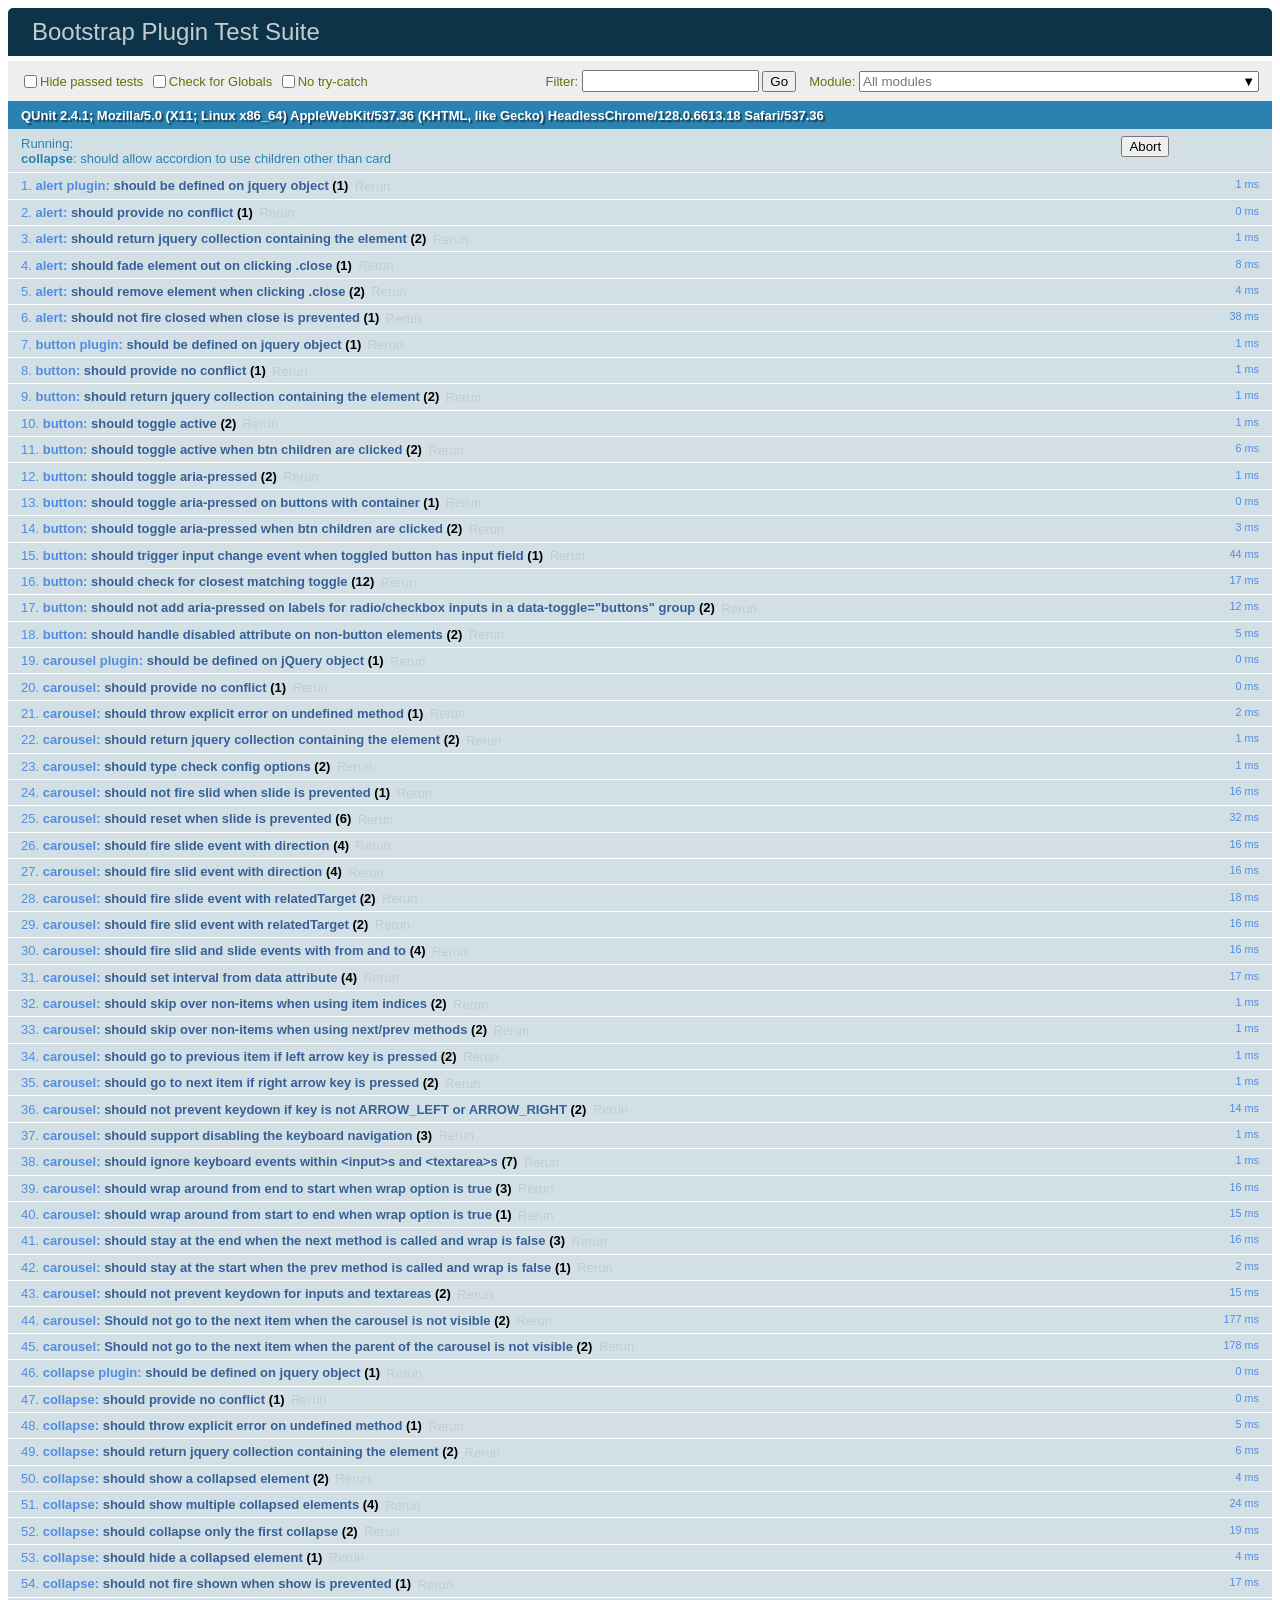
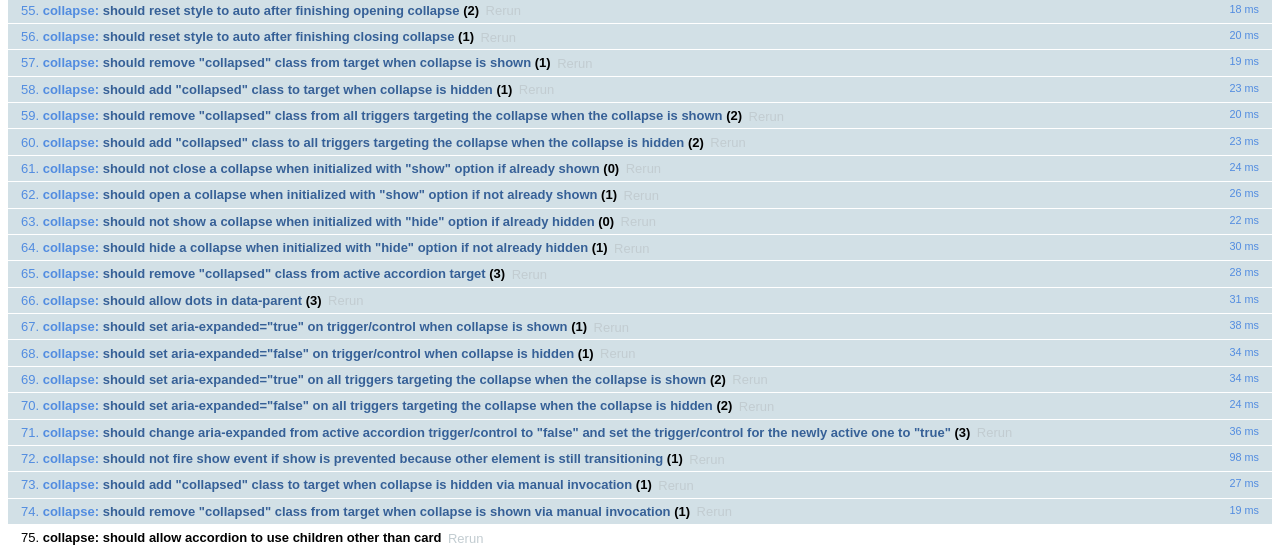
<file: static/css/bootstrap-4.0.0/js/tests/index.html>
<!doctype html>
<html lang="en">
  <head>
    <meta charset="utf-8">
    <meta name="viewport" content="width=device-width, initial-scale=1, shrink-to-fit=no">
    <title>Bootstrap Plugin Test Suite</title>

    <!-- jQuery -->
    <script>
      (function () {
        var path = '../../assets/js/vendor/jquery-slim.min.js'
        // get jquery param from the query string.
        var jQueryVersion = location.search.match(/[?&]jquery=(.*?)(?=&|$)/)

        // If a version was specified, use that version from our vendor folder
        if (jQueryVersion) {
          path = 'vendor/jquery-' + jQueryVersion[1] + '.min.js'
        }
        document.write('<script src="' + path + '"><\/script>')
      }())
    </script>
    <script src="../../assets/js/vendor/popper.min.js"></script>

    <!-- QUnit -->
    <link rel="stylesheet" href="vendor/qunit.css" media="screen">
    <script src="vendor/qunit.js"></script>

    <script>
      // Disable jQuery event aliases to ensure we don't accidentally use any of them
      [
        'blur',
        'focus',
        'focusin',
        'focusout',
        'resize',
        'scroll',
        'click',
        'dblclick',
        'mousedown',
        'mouseup',
        'mousemove',
        'mouseover',
        'mouseout',
        'mouseenter',
        'mouseleave',
        'change',
        'select',
        'submit',
        'keydown',
        'keypress',
        'keyup',
        'contextmenu'
      ].forEach(function(eventAlias) {
        $.fn[eventAlias] = function() {
          throw new Error('Using the ".' + eventAlias + '()" method is not allowed, so that Bootstrap can be compatible with custom jQuery builds which exclude the "event aliases" module that defines said method. See https://github.com/twbs/bootstrap/blob/master/CONTRIBUTING.md#js')
        }
      })

      // Require assert.expect in each test
      QUnit.config.requireExpects = true

      // See https://github.com/axemclion/grunt-saucelabs#test-result-details-with-qunit
      var log = []
      var testName

      QUnit.done(function(testResults) {
        var tests = []
        for (var i = 0; i < log.length; i++) {
          var details = log[i]
          tests.push({
            name: details.name,
            result: details.result,
            expected: details.expected,
            actual: details.actual,
            source: details.source
          })
        }
        testResults.tests = tests

        window.global_test_results = testResults
      })

      QUnit.testStart(function(testDetails) {
        QUnit.log(function(details) {
          if (!details.result) {
            details.name = testDetails.name
            log.push(details)
          }
        })
      })

      // Display fixture on-screen on iOS to avoid false positives
      // See https://github.com/twbs/bootstrap/pull/15955
      if (/iPhone|iPad|iPod/.test(navigator.userAgent)) {
        QUnit.begin(function() {
          $('#qunit-fixture').css({ top: 0, left: 0 })
        })

        QUnit.done(function() {
          $('#qunit-fixture').css({ top: '', left: '' })
        })
      }
    </script>

    <!-- Transpiled Plugins -->
    <script src="../dist/util.js"></script>
    <script src="../dist/alert.js"></script>
    <script src="../dist/button.js"></script>
    <script src="../dist/carousel.js"></script>
    <script src="../dist/collapse.js"></script>
    <script src="../dist/dropdown.js"></script>
    <script src="../dist/modal.js"></script>
    <script src="../dist/scrollspy.js"></script>
    <script src="../dist/tab.js"></script>
    <script src="../dist/tooltip.js"></script>
    <script src="../dist/popover.js"></script>

    <!-- Unit Tests -->
    <script src="unit/alert.js"></script>
    <script src="unit/button.js"></script>
    <script src="unit/carousel.js"></script>
    <script src="unit/collapse.js"></script>
    <script src="unit/dropdown.js"></script>
    <script src="unit/modal.js"></script>
    <script src="unit/scrollspy.js"></script>
    <script src="unit/tab.js"></script>
    <script src="unit/tooltip.js"></script>
    <script src="unit/popover.js"></script>
    <script src="unit/util.js"></script>
  </head>
  <body>
    <div id="qunit-container">
      <div id="qunit"></div>
      <div id="qunit-fixture"></div>
    </div>
  </body>
</html>
</file>
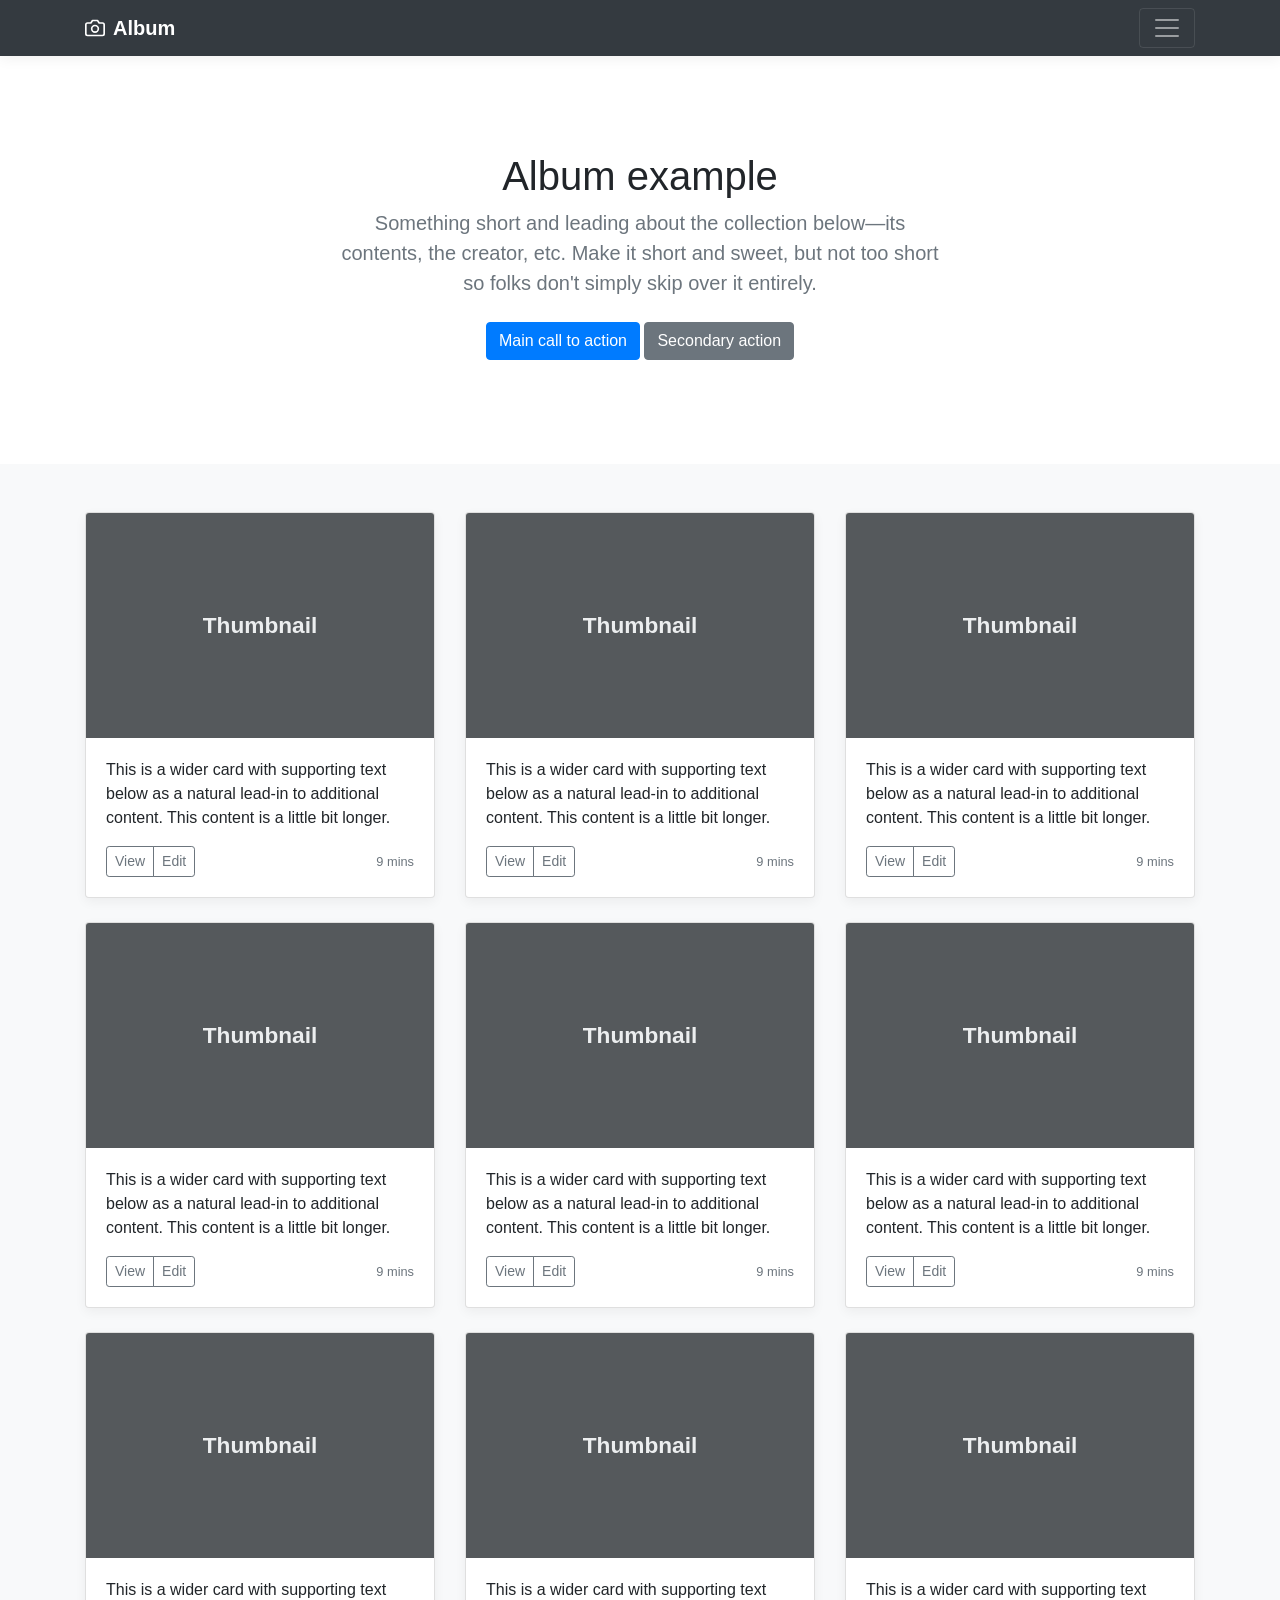
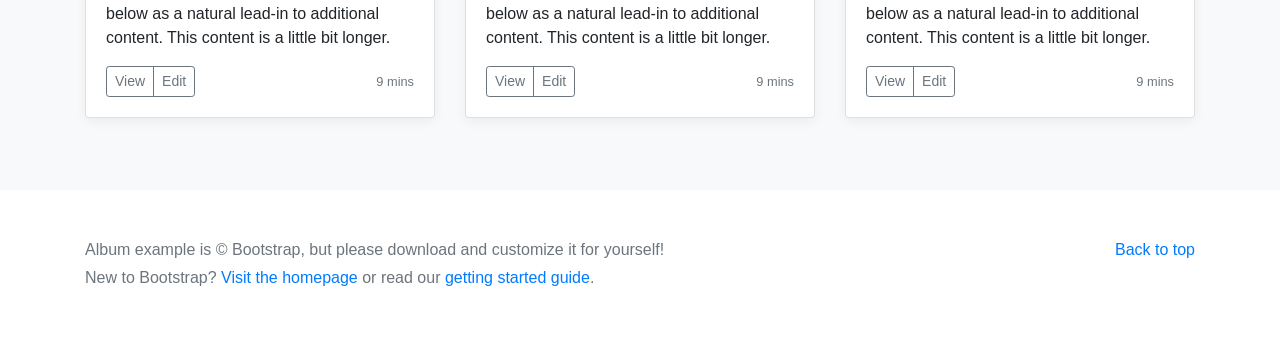
<file: static/css/bootstrap-4.0.0/docs/4.0/examples/album/index.html>
<!doctype html>
<html lang="en">
  <head>
    <meta charset="utf-8">
    <meta name="viewport" content="width=device-width, initial-scale=1, shrink-to-fit=no">
    <meta name="description" content="">
    <meta name="author" content="">
    <link rel="icon" href="../../../../favicon.ico">

    <title>Album example for Bootstrap</title>

    <!-- Bootstrap core CSS -->
    <link href="../../../../dist/css/bootstrap.min.css" rel="stylesheet">

    <!-- Custom styles for this template -->
    <link href="album.css" rel="stylesheet">
  </head>

  <body>

    <header>
      <div class="collapse bg-dark" id="navbarHeader">
        <div class="container">
          <div class="row">
            <div class="col-sm-8 col-md-7 py-4">
              <h4 class="text-white">About</h4>
              <p class="text-muted">Add some information about the album below, the author, or any other background context. Make it a few sentences long so folks can pick up some informative tidbits. Then, link them off to some social networking sites or contact information.</p>
            </div>
            <div class="col-sm-4 offset-md-1 py-4">
              <h4 class="text-white">Contact</h4>
              <ul class="list-unstyled">
                <li><a href="#" class="text-white">Follow on Twitter</a></li>
                <li><a href="#" class="text-white">Like on Facebook</a></li>
                <li><a href="#" class="text-white">Email me</a></li>
              </ul>
            </div>
          </div>
        </div>
      </div>
      <div class="navbar navbar-dark bg-dark box-shadow">
        <div class="container d-flex justify-content-between">
          <a href="#" class="navbar-brand d-flex align-items-center">
            <svg xmlns="http://www.w3.org/2000/svg" width="20" height="20" viewBox="0 0 24 24" fill="none" stroke="currentColor" stroke-width="2" stroke-linecap="round" stroke-linejoin="round" class="mr-2"><path d="M23 19a2 2 0 0 1-2 2H3a2 2 0 0 1-2-2V8a2 2 0 0 1 2-2h4l2-3h6l2 3h4a2 2 0 0 1 2 2z"></path><circle cx="12" cy="13" r="4"></circle></svg>
            <strong>Album</strong>
          </a>
          <button class="navbar-toggler" type="button" data-toggle="collapse" data-target="#navbarHeader" aria-controls="navbarHeader" aria-expanded="false" aria-label="Toggle navigation">
            <span class="navbar-toggler-icon"></span>
          </button>
        </div>
      </div>
    </header>

    <main role="main">

      <section class="jumbotron text-center">
        <div class="container">
          <h1 class="jumbotron-heading">Album example</h1>
          <p class="lead text-muted">Something short and leading about the collection below—its contents, the creator, etc. Make it short and sweet, but not too short so folks don't simply skip over it entirely.</p>
          <p>
            <a href="#" class="btn btn-primary my-2">Main call to action</a>
            <a href="#" class="btn btn-secondary my-2">Secondary action</a>
          </p>
        </div>
      </section>

      <div class="album py-5 bg-light">
        <div class="container">

          <div class="row">
            <div class="col-md-4">
              <div class="card mb-4 box-shadow">
                <img class="card-img-top" data-src="holder.js/100px225?theme=thumb&bg=55595c&fg=eceeef&text=Thumbnail" alt="Card image cap">
                <div class="card-body">
                  <p class="card-text">This is a wider card with supporting text below as a natural lead-in to additional content. This content is a little bit longer.</p>
                  <div class="d-flex justify-content-between align-items-center">
                    <div class="btn-group">
                      <button type="button" class="btn btn-sm btn-outline-secondary">View</button>
                      <button type="button" class="btn btn-sm btn-outline-secondary">Edit</button>
                    </div>
                    <small class="text-muted">9 mins</small>
                  </div>
                </div>
              </div>
            </div>
            <div class="col-md-4">
              <div class="card mb-4 box-shadow">
                <img class="card-img-top" data-src="holder.js/100px225?theme=thumb&bg=55595c&fg=eceeef&text=Thumbnail" alt="Card image cap">
                <div class="card-body">
                  <p class="card-text">This is a wider card with supporting text below as a natural lead-in to additional content. This content is a little bit longer.</p>
                  <div class="d-flex justify-content-between align-items-center">
                    <div class="btn-group">
                      <button type="button" class="btn btn-sm btn-outline-secondary">View</button>
                      <button type="button" class="btn btn-sm btn-outline-secondary">Edit</button>
                    </div>
                    <small class="text-muted">9 mins</small>
                  </div>
                </div>
              </div>
            </div>
            <div class="col-md-4">
              <div class="card mb-4 box-shadow">
                <img class="card-img-top" data-src="holder.js/100px225?theme=thumb&bg=55595c&fg=eceeef&text=Thumbnail" alt="Card image cap">
                <div class="card-body">
                  <p class="card-text">This is a wider card with supporting text below as a natural lead-in to additional content. This content is a little bit longer.</p>
                  <div class="d-flex justify-content-between align-items-center">
                    <div class="btn-group">
                      <button type="button" class="btn btn-sm btn-outline-secondary">View</button>
                      <button type="button" class="btn btn-sm btn-outline-secondary">Edit</button>
                    </div>
                    <small class="text-muted">9 mins</small>
                  </div>
                </div>
              </div>
            </div>

            <div class="col-md-4">
              <div class="card mb-4 box-shadow">
                <img class="card-img-top" data-src="holder.js/100px225?theme=thumb&bg=55595c&fg=eceeef&text=Thumbnail" alt="Card image cap">
                <div class="card-body">
                  <p class="card-text">This is a wider card with supporting text below as a natural lead-in to additional content. This content is a little bit longer.</p>
                  <div class="d-flex justify-content-between align-items-center">
                    <div class="btn-group">
                      <button type="button" class="btn btn-sm btn-outline-secondary">View</button>
                      <button type="button" class="btn btn-sm btn-outline-secondary">Edit</button>
                    </div>
                    <small class="text-muted">9 mins</small>
                  </div>
                </div>
              </div>
            </div>
            <div class="col-md-4">
              <div class="card mb-4 box-shadow">
                <img class="card-img-top" data-src="holder.js/100px225?theme=thumb&bg=55595c&fg=eceeef&text=Thumbnail" alt="Card image cap">
                <div class="card-body">
                  <p class="card-text">This is a wider card with supporting text below as a natural lead-in to additional content. This content is a little bit longer.</p>
                  <div class="d-flex justify-content-between align-items-center">
                    <div class="btn-group">
                      <button type="button" class="btn btn-sm btn-outline-secondary">View</button>
                      <button type="button" class="btn btn-sm btn-outline-secondary">Edit</button>
                    </div>
                    <small class="text-muted">9 mins</small>
                  </div>
                </div>
              </div>
            </div>
            <div class="col-md-4">
              <div class="card mb-4 box-shadow">
                <img class="card-img-top" data-src="holder.js/100px225?theme=thumb&bg=55595c&fg=eceeef&text=Thumbnail" alt="Card image cap">
                <div class="card-body">
                  <p class="card-text">This is a wider card with supporting text below as a natural lead-in to additional content. This content is a little bit longer.</p>
                  <div class="d-flex justify-content-between align-items-center">
                    <div class="btn-group">
                      <button type="button" class="btn btn-sm btn-outline-secondary">View</button>
                      <button type="button" class="btn btn-sm btn-outline-secondary">Edit</button>
                    </div>
                    <small class="text-muted">9 mins</small>
                  </div>
                </div>
              </div>
            </div>

            <div class="col-md-4">
              <div class="card mb-4 box-shadow">
                <img class="card-img-top" data-src="holder.js/100px225?theme=thumb&bg=55595c&fg=eceeef&text=Thumbnail" alt="Card image cap">
                <div class="card-body">
                  <p class="card-text">This is a wider card with supporting text below as a natural lead-in to additional content. This content is a little bit longer.</p>
                  <div class="d-flex justify-content-between align-items-center">
                    <div class="btn-group">
                      <button type="button" class="btn btn-sm btn-outline-secondary">View</button>
                      <button type="button" class="btn btn-sm btn-outline-secondary">Edit</button>
                    </div>
                    <small class="text-muted">9 mins</small>
                  </div>
                </div>
              </div>
            </div>
            <div class="col-md-4">
              <div class="card mb-4 box-shadow">
                <img class="card-img-top" data-src="holder.js/100px225?theme=thumb&bg=55595c&fg=eceeef&text=Thumbnail" alt="Card image cap">
                <div class="card-body">
                  <p class="card-text">This is a wider card with supporting text below as a natural lead-in to additional content. This content is a little bit longer.</p>
                  <div class="d-flex justify-content-between align-items-center">
                    <div class="btn-group">
                      <button type="button" class="btn btn-sm btn-outline-secondary">View</button>
                      <button type="button" class="btn btn-sm btn-outline-secondary">Edit</button>
                    </div>
                    <small class="text-muted">9 mins</small>
                  </div>
                </div>
              </div>
            </div>
            <div class="col-md-4">
              <div class="card mb-4 box-shadow">
                <img class="card-img-top" data-src="holder.js/100px225?theme=thumb&bg=55595c&fg=eceeef&text=Thumbnail" alt="Card image cap">
                <div class="card-body">
                  <p class="card-text">This is a wider card with supporting text below as a natural lead-in to additional content. This content is a little bit longer.</p>
                  <div class="d-flex justify-content-between align-items-center">
                    <div class="btn-group">
                      <button type="button" class="btn btn-sm btn-outline-secondary">View</button>
                      <button type="button" class="btn btn-sm btn-outline-secondary">Edit</button>
                    </div>
                    <small class="text-muted">9 mins</small>
                  </div>
                </div>
              </div>
            </div>
          </div>
        </div>
      </div>

    </main>

    <footer class="text-muted">
      <div class="container">
        <p class="float-right">
          <a href="#">Back to top</a>
        </p>
        <p>Album example is &copy; Bootstrap, but please download and customize it for yourself!</p>
        <p>New to Bootstrap? <a href="../../">Visit the homepage</a> or read our <a href="../../getting-started/">getting started guide</a>.</p>
      </div>
    </footer>

    <!-- Bootstrap core JavaScript
    ================================================== -->
    <!-- Placed at the end of the document so the pages load faster -->
    <script src="https://code.jquery.com/jquery-3.2.1.slim.min.js" integrity="sha384-KJ3o2DKtIkvYIK3UENzmM7KCkRr/rE9/Qpg6aAZGJwFDMVNA/GpGFF93hXpG5KkN" crossorigin="anonymous"></script>
    <script>window.jQuery || document.write('<script src="../../../../assets/js/vendor/jquery-slim.min.js"><\/script>')</script>
    <script src="../../../../assets/js/vendor/popper.min.js"></script>
    <script src="../../../../dist/js/bootstrap.min.js"></script>
    <script src="../../../../assets/js/vendor/holder.min.js"></script>
  </body>
</html>
</file>
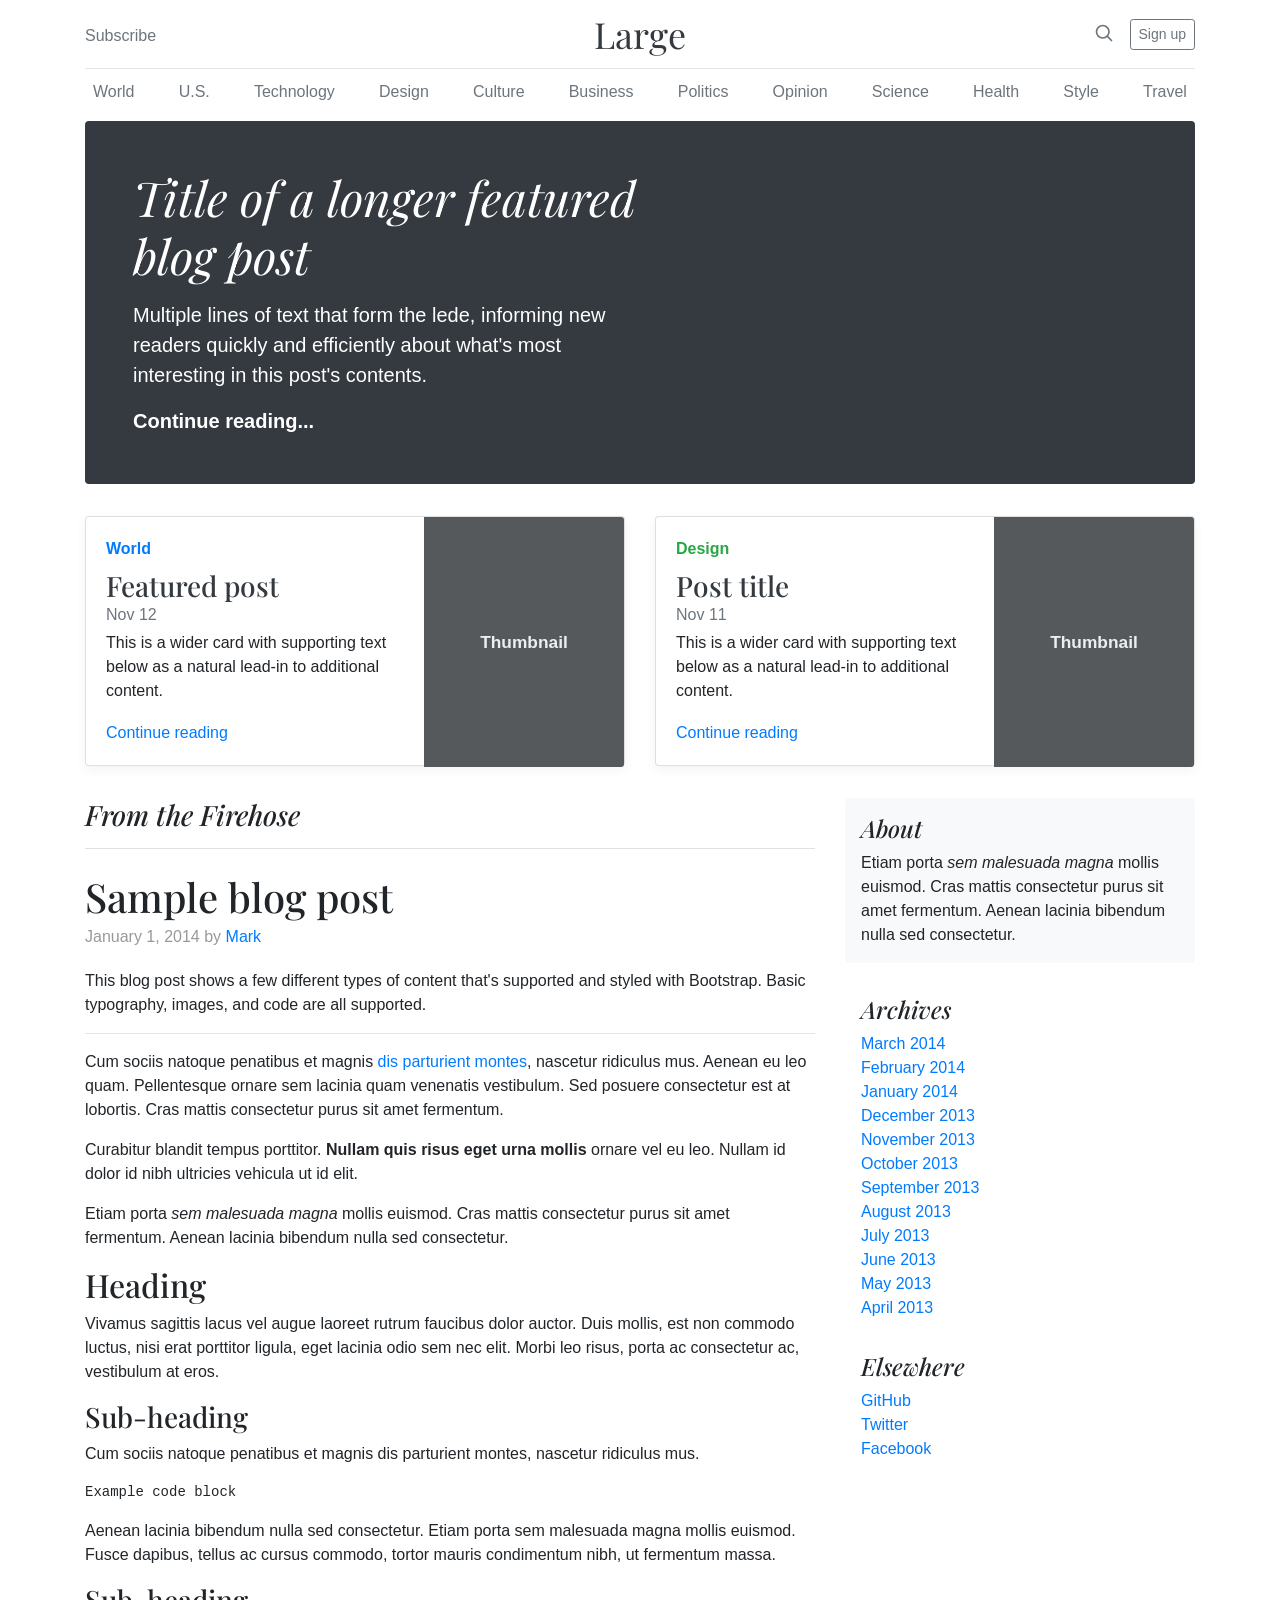
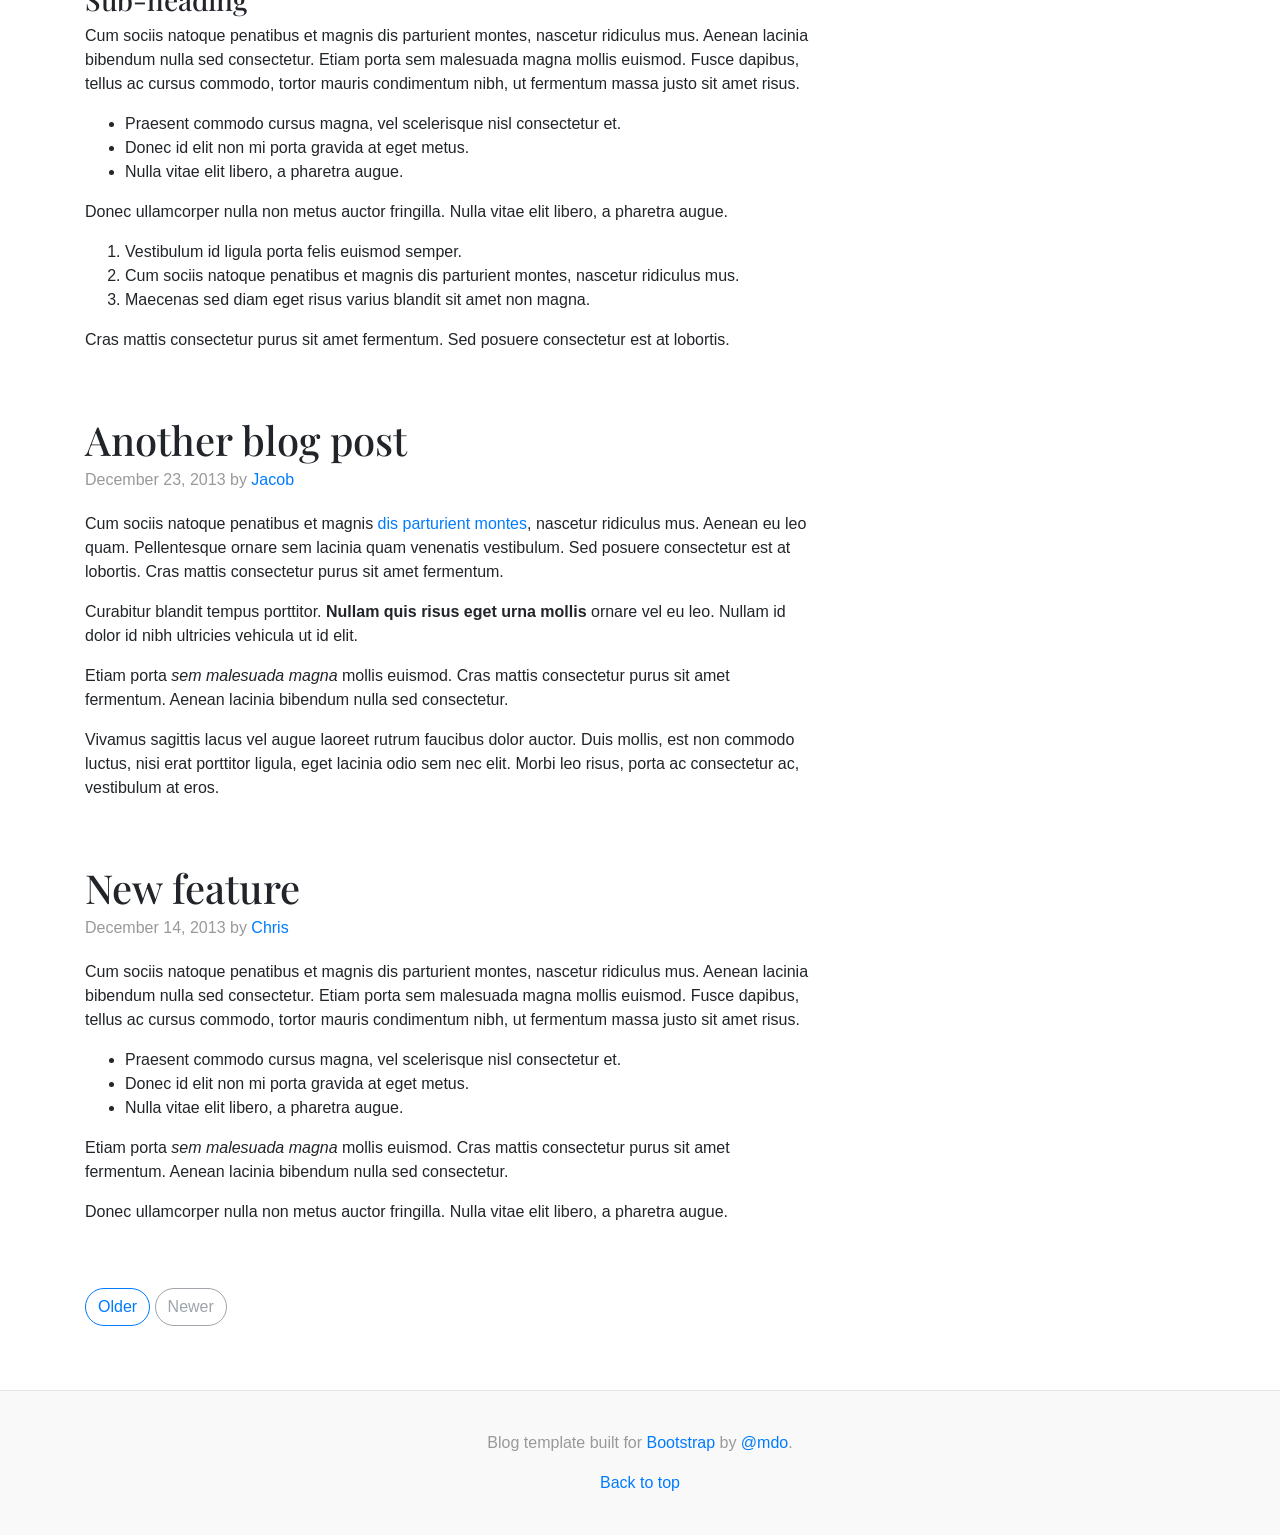
<file: static/css/bootstrap-4.0.0/docs/4.0/examples/blog/index.html>
<!doctype html>
<html lang="en">
  <head>
    <meta charset="utf-8">
    <meta name="viewport" content="width=device-width, initial-scale=1, shrink-to-fit=no">
    <meta name="description" content="">
    <meta name="author" content="">
    <link rel="icon" href="../../../../favicon.ico">

    <title>Blog Template for Bootstrap</title>

    <!-- Bootstrap core CSS -->
    <link href="../../../../dist/css/bootstrap.min.css" rel="stylesheet">

    <!-- Custom styles for this template -->
    <link href="https://fonts.googleapis.com/css?family=Playfair+Display:700,900" rel="stylesheet">
    <link href="blog.css" rel="stylesheet">
  </head>

  <body>

    <div class="container">
      <header class="blog-header py-3">
        <div class="row flex-nowrap justify-content-between align-items-center">
          <div class="col-4 pt-1">
            <a class="text-muted" href="#">Subscribe</a>
          </div>
          <div class="col-4 text-center">
            <a class="blog-header-logo text-dark" href="#">Large</a>
          </div>
          <div class="col-4 d-flex justify-content-end align-items-center">
            <a class="text-muted" href="#">
              <svg xmlns="http://www.w3.org/2000/svg" width="20" height="20" viewBox="0 0 24 24" fill="none" stroke="currentColor" stroke-width="2" stroke-linecap="round" stroke-linejoin="round" class="mx-3"><circle cx="10.5" cy="10.5" r="7.5"></circle><line x1="21" y1="21" x2="15.8" y2="15.8"></line></svg>
            </a>
            <a class="btn btn-sm btn-outline-secondary" href="#">Sign up</a>
          </div>
        </div>
      </header>

      <div class="nav-scroller py-1 mb-2">
        <nav class="nav d-flex justify-content-between">
          <a class="p-2 text-muted" href="#">World</a>
          <a class="p-2 text-muted" href="#">U.S.</a>
          <a class="p-2 text-muted" href="#">Technology</a>
          <a class="p-2 text-muted" href="#">Design</a>
          <a class="p-2 text-muted" href="#">Culture</a>
          <a class="p-2 text-muted" href="#">Business</a>
          <a class="p-2 text-muted" href="#">Politics</a>
          <a class="p-2 text-muted" href="#">Opinion</a>
          <a class="p-2 text-muted" href="#">Science</a>
          <a class="p-2 text-muted" href="#">Health</a>
          <a class="p-2 text-muted" href="#">Style</a>
          <a class="p-2 text-muted" href="#">Travel</a>
        </nav>
      </div>

      <div class="jumbotron p-3 p-md-5 text-white rounded bg-dark">
        <div class="col-md-6 px-0">
          <h1 class="display-4 font-italic">Title of a longer featured blog post</h1>
          <p class="lead my-3">Multiple lines of text that form the lede, informing new readers quickly and efficiently about what's most interesting in this post's contents.</p>
          <p class="lead mb-0"><a href="#" class="text-white font-weight-bold">Continue reading...</a></p>
        </div>
      </div>

      <div class="row mb-2">
        <div class="col-md-6">
          <div class="card flex-md-row mb-4 box-shadow h-md-250">
            <div class="card-body d-flex flex-column align-items-start">
              <strong class="d-inline-block mb-2 text-primary">World</strong>
              <h3 class="mb-0">
                <a class="text-dark" href="#">Featured post</a>
              </h3>
              <div class="mb-1 text-muted">Nov 12</div>
              <p class="card-text mb-auto">This is a wider card with supporting text below as a natural lead-in to additional content.</p>
              <a href="#">Continue reading</a>
            </div>
            <img class="card-img-right flex-auto d-none d-md-block" data-src="holder.js/200x250?theme=thumb" alt="Card image cap">
          </div>
        </div>
        <div class="col-md-6">
          <div class="card flex-md-row mb-4 box-shadow h-md-250">
            <div class="card-body d-flex flex-column align-items-start">
              <strong class="d-inline-block mb-2 text-success">Design</strong>
              <h3 class="mb-0">
                <a class="text-dark" href="#">Post title</a>
              </h3>
              <div class="mb-1 text-muted">Nov 11</div>
              <p class="card-text mb-auto">This is a wider card with supporting text below as a natural lead-in to additional content.</p>
              <a href="#">Continue reading</a>
            </div>
            <img class="card-img-right flex-auto d-none d-md-block" data-src="holder.js/200x250?theme=thumb" alt="Card image cap">
          </div>
        </div>
      </div>
    </div>

    <main role="main" class="container">
      <div class="row">
        <div class="col-md-8 blog-main">
          <h3 class="pb-3 mb-4 font-italic border-bottom">
            From the Firehose
          </h3>

          <div class="blog-post">
            <h2 class="blog-post-title">Sample blog post</h2>
            <p class="blog-post-meta">January 1, 2014 by <a href="#">Mark</a></p>

            <p>This blog post shows a few different types of content that's supported and styled with Bootstrap. Basic typography, images, and code are all supported.</p>
            <hr>
            <p>Cum sociis natoque penatibus et magnis <a href="#">dis parturient montes</a>, nascetur ridiculus mus. Aenean eu leo quam. Pellentesque ornare sem lacinia quam venenatis vestibulum. Sed posuere consectetur est at lobortis. Cras mattis consectetur purus sit amet fermentum.</p>
            <blockquote>
              <p>Curabitur blandit tempus porttitor. <strong>Nullam quis risus eget urna mollis</strong> ornare vel eu leo. Nullam id dolor id nibh ultricies vehicula ut id elit.</p>
            </blockquote>
            <p>Etiam porta <em>sem malesuada magna</em> mollis euismod. Cras mattis consectetur purus sit amet fermentum. Aenean lacinia bibendum nulla sed consectetur.</p>
            <h2>Heading</h2>
            <p>Vivamus sagittis lacus vel augue laoreet rutrum faucibus dolor auctor. Duis mollis, est non commodo luctus, nisi erat porttitor ligula, eget lacinia odio sem nec elit. Morbi leo risus, porta ac consectetur ac, vestibulum at eros.</p>
            <h3>Sub-heading</h3>
            <p>Cum sociis natoque penatibus et magnis dis parturient montes, nascetur ridiculus mus.</p>
            <pre><code>Example code block</code></pre>
            <p>Aenean lacinia bibendum nulla sed consectetur. Etiam porta sem malesuada magna mollis euismod. Fusce dapibus, tellus ac cursus commodo, tortor mauris condimentum nibh, ut fermentum massa.</p>
            <h3>Sub-heading</h3>
            <p>Cum sociis natoque penatibus et magnis dis parturient montes, nascetur ridiculus mus. Aenean lacinia bibendum nulla sed consectetur. Etiam porta sem malesuada magna mollis euismod. Fusce dapibus, tellus ac cursus commodo, tortor mauris condimentum nibh, ut fermentum massa justo sit amet risus.</p>
            <ul>
              <li>Praesent commodo cursus magna, vel scelerisque nisl consectetur et.</li>
              <li>Donec id elit non mi porta gravida at eget metus.</li>
              <li>Nulla vitae elit libero, a pharetra augue.</li>
            </ul>
            <p>Donec ullamcorper nulla non metus auctor fringilla. Nulla vitae elit libero, a pharetra augue.</p>
            <ol>
              <li>Vestibulum id ligula porta felis euismod semper.</li>
              <li>Cum sociis natoque penatibus et magnis dis parturient montes, nascetur ridiculus mus.</li>
              <li>Maecenas sed diam eget risus varius blandit sit amet non magna.</li>
            </ol>
            <p>Cras mattis consectetur purus sit amet fermentum. Sed posuere consectetur est at lobortis.</p>
          </div><!-- /.blog-post -->

          <div class="blog-post">
            <h2 class="blog-post-title">Another blog post</h2>
            <p class="blog-post-meta">December 23, 2013 by <a href="#">Jacob</a></p>

            <p>Cum sociis natoque penatibus et magnis <a href="#">dis parturient montes</a>, nascetur ridiculus mus. Aenean eu leo quam. Pellentesque ornare sem lacinia quam venenatis vestibulum. Sed posuere consectetur est at lobortis. Cras mattis consectetur purus sit amet fermentum.</p>
            <blockquote>
              <p>Curabitur blandit tempus porttitor. <strong>Nullam quis risus eget urna mollis</strong> ornare vel eu leo. Nullam id dolor id nibh ultricies vehicula ut id elit.</p>
            </blockquote>
            <p>Etiam porta <em>sem malesuada magna</em> mollis euismod. Cras mattis consectetur purus sit amet fermentum. Aenean lacinia bibendum nulla sed consectetur.</p>
            <p>Vivamus sagittis lacus vel augue laoreet rutrum faucibus dolor auctor. Duis mollis, est non commodo luctus, nisi erat porttitor ligula, eget lacinia odio sem nec elit. Morbi leo risus, porta ac consectetur ac, vestibulum at eros.</p>
          </div><!-- /.blog-post -->

          <div class="blog-post">
            <h2 class="blog-post-title">New feature</h2>
            <p class="blog-post-meta">December 14, 2013 by <a href="#">Chris</a></p>

            <p>Cum sociis natoque penatibus et magnis dis parturient montes, nascetur ridiculus mus. Aenean lacinia bibendum nulla sed consectetur. Etiam porta sem malesuada magna mollis euismod. Fusce dapibus, tellus ac cursus commodo, tortor mauris condimentum nibh, ut fermentum massa justo sit amet risus.</p>
            <ul>
              <li>Praesent commodo cursus magna, vel scelerisque nisl consectetur et.</li>
              <li>Donec id elit non mi porta gravida at eget metus.</li>
              <li>Nulla vitae elit libero, a pharetra augue.</li>
            </ul>
            <p>Etiam porta <em>sem malesuada magna</em> mollis euismod. Cras mattis consectetur purus sit amet fermentum. Aenean lacinia bibendum nulla sed consectetur.</p>
            <p>Donec ullamcorper nulla non metus auctor fringilla. Nulla vitae elit libero, a pharetra augue.</p>
          </div><!-- /.blog-post -->

          <nav class="blog-pagination">
            <a class="btn btn-outline-primary" href="#">Older</a>
            <a class="btn btn-outline-secondary disabled" href="#">Newer</a>
          </nav>

        </div><!-- /.blog-main -->

        <aside class="col-md-4 blog-sidebar">
          <div class="p-3 mb-3 bg-light rounded">
            <h4 class="font-italic">About</h4>
            <p class="mb-0">Etiam porta <em>sem malesuada magna</em> mollis euismod. Cras mattis consectetur purus sit amet fermentum. Aenean lacinia bibendum nulla sed consectetur.</p>
          </div>

          <div class="p-3">
            <h4 class="font-italic">Archives</h4>
            <ol class="list-unstyled mb-0">
              <li><a href="#">March 2014</a></li>
              <li><a href="#">February 2014</a></li>
              <li><a href="#">January 2014</a></li>
              <li><a href="#">December 2013</a></li>
              <li><a href="#">November 2013</a></li>
              <li><a href="#">October 2013</a></li>
              <li><a href="#">September 2013</a></li>
              <li><a href="#">August 2013</a></li>
              <li><a href="#">July 2013</a></li>
              <li><a href="#">June 2013</a></li>
              <li><a href="#">May 2013</a></li>
              <li><a href="#">April 2013</a></li>
            </ol>
          </div>

          <div class="p-3">
            <h4 class="font-italic">Elsewhere</h4>
            <ol class="list-unstyled">
              <li><a href="#">GitHub</a></li>
              <li><a href="#">Twitter</a></li>
              <li><a href="#">Facebook</a></li>
            </ol>
          </div>
        </aside><!-- /.blog-sidebar -->

      </div><!-- /.row -->

    </main><!-- /.container -->

    <footer class="blog-footer">
      <p>Blog template built for <a href="https://getbootstrap.com/">Bootstrap</a> by <a href="https://twitter.com/mdo">@mdo</a>.</p>
      <p>
        <a href="#">Back to top</a>
      </p>
    </footer>

    <!-- Bootstrap core JavaScript
    ================================================== -->
    <!-- Placed at the end of the document so the pages load faster -->
    <script src="https://code.jquery.com/jquery-3.2.1.slim.min.js" integrity="sha384-KJ3o2DKtIkvYIK3UENzmM7KCkRr/rE9/Qpg6aAZGJwFDMVNA/GpGFF93hXpG5KkN" crossorigin="anonymous"></script>
    <script>window.jQuery || document.write('<script src="../../../../assets/js/vendor/jquery-slim.min.js"><\/script>')</script>
    <script src="../../../../assets/js/vendor/popper.min.js"></script>
    <script src="../../../../dist/js/bootstrap.min.js"></script>
    <script src="../../../../assets/js/vendor/holder.min.js"></script>
    <script>
      Holder.addTheme('thumb', {
        bg: '#55595c',
        fg: '#eceeef',
        text: 'Thumbnail'
      });
    </script>
  </body>
</html>
</file>
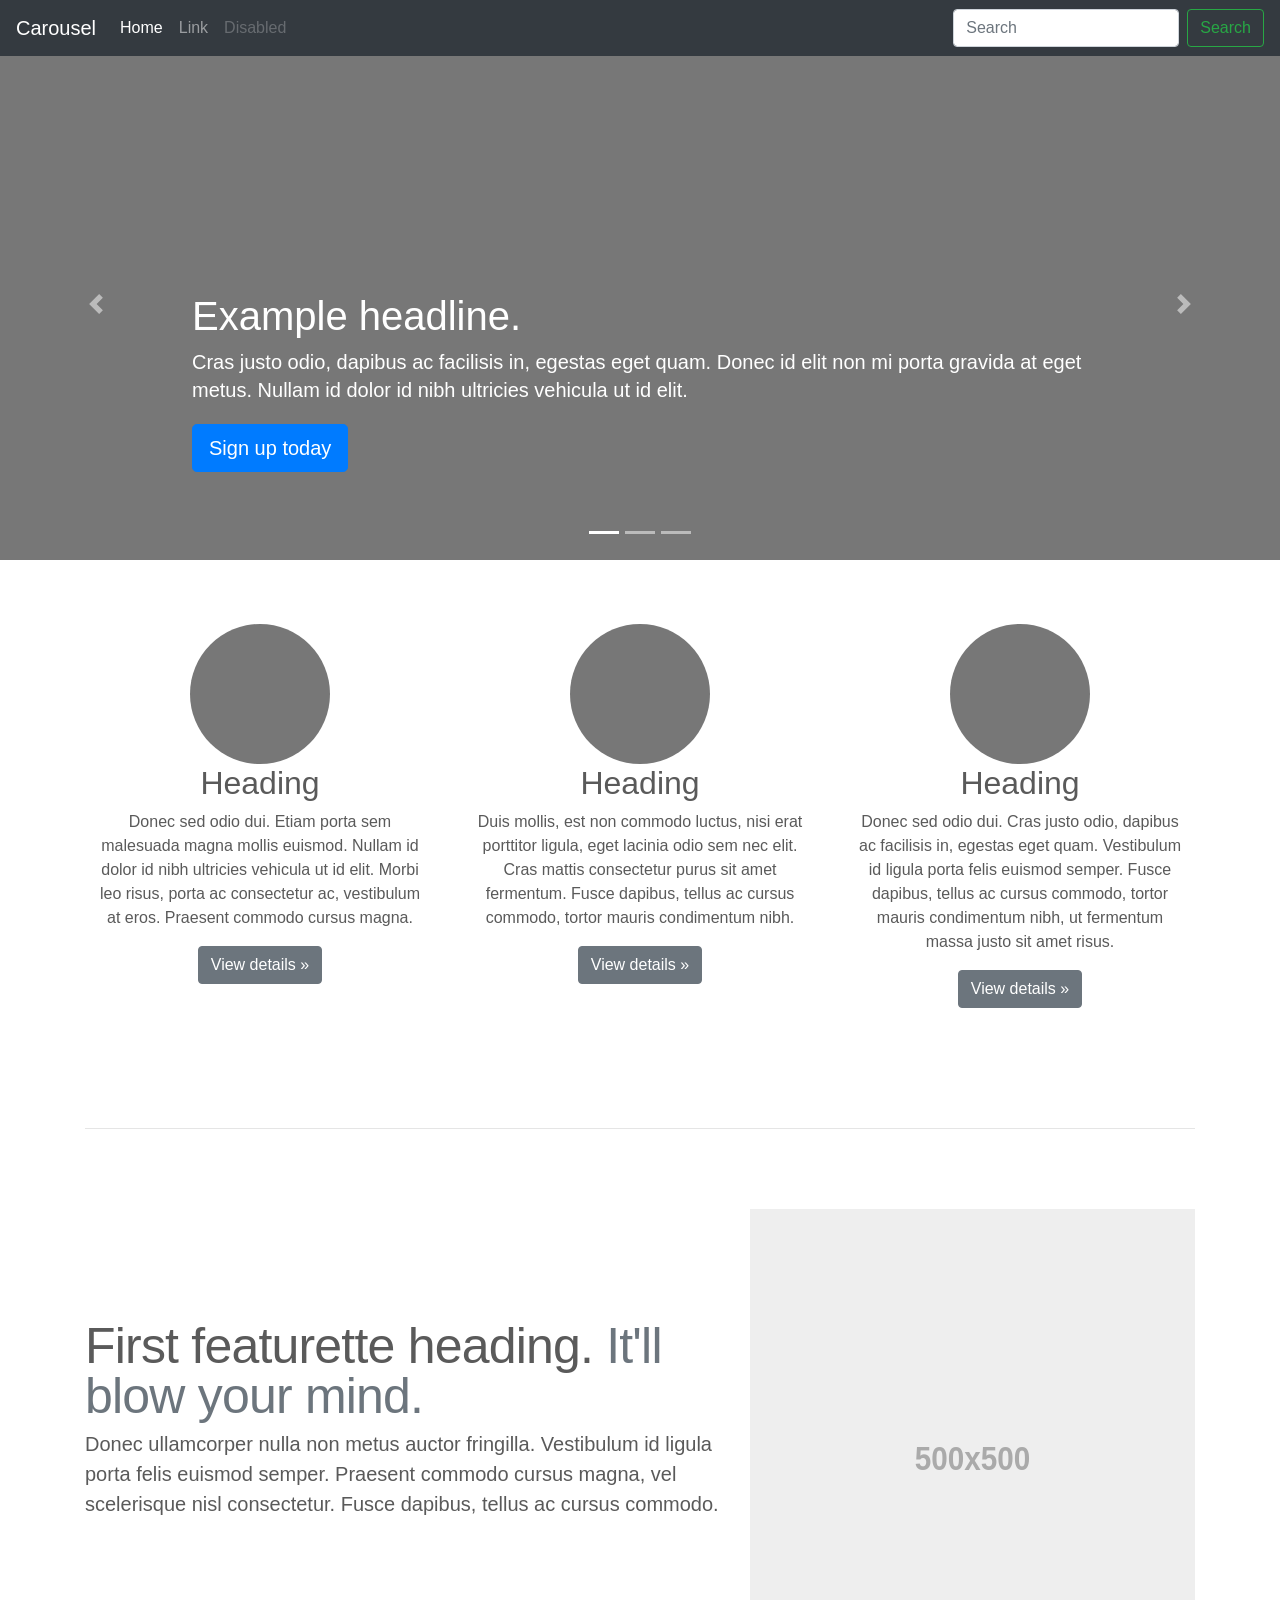
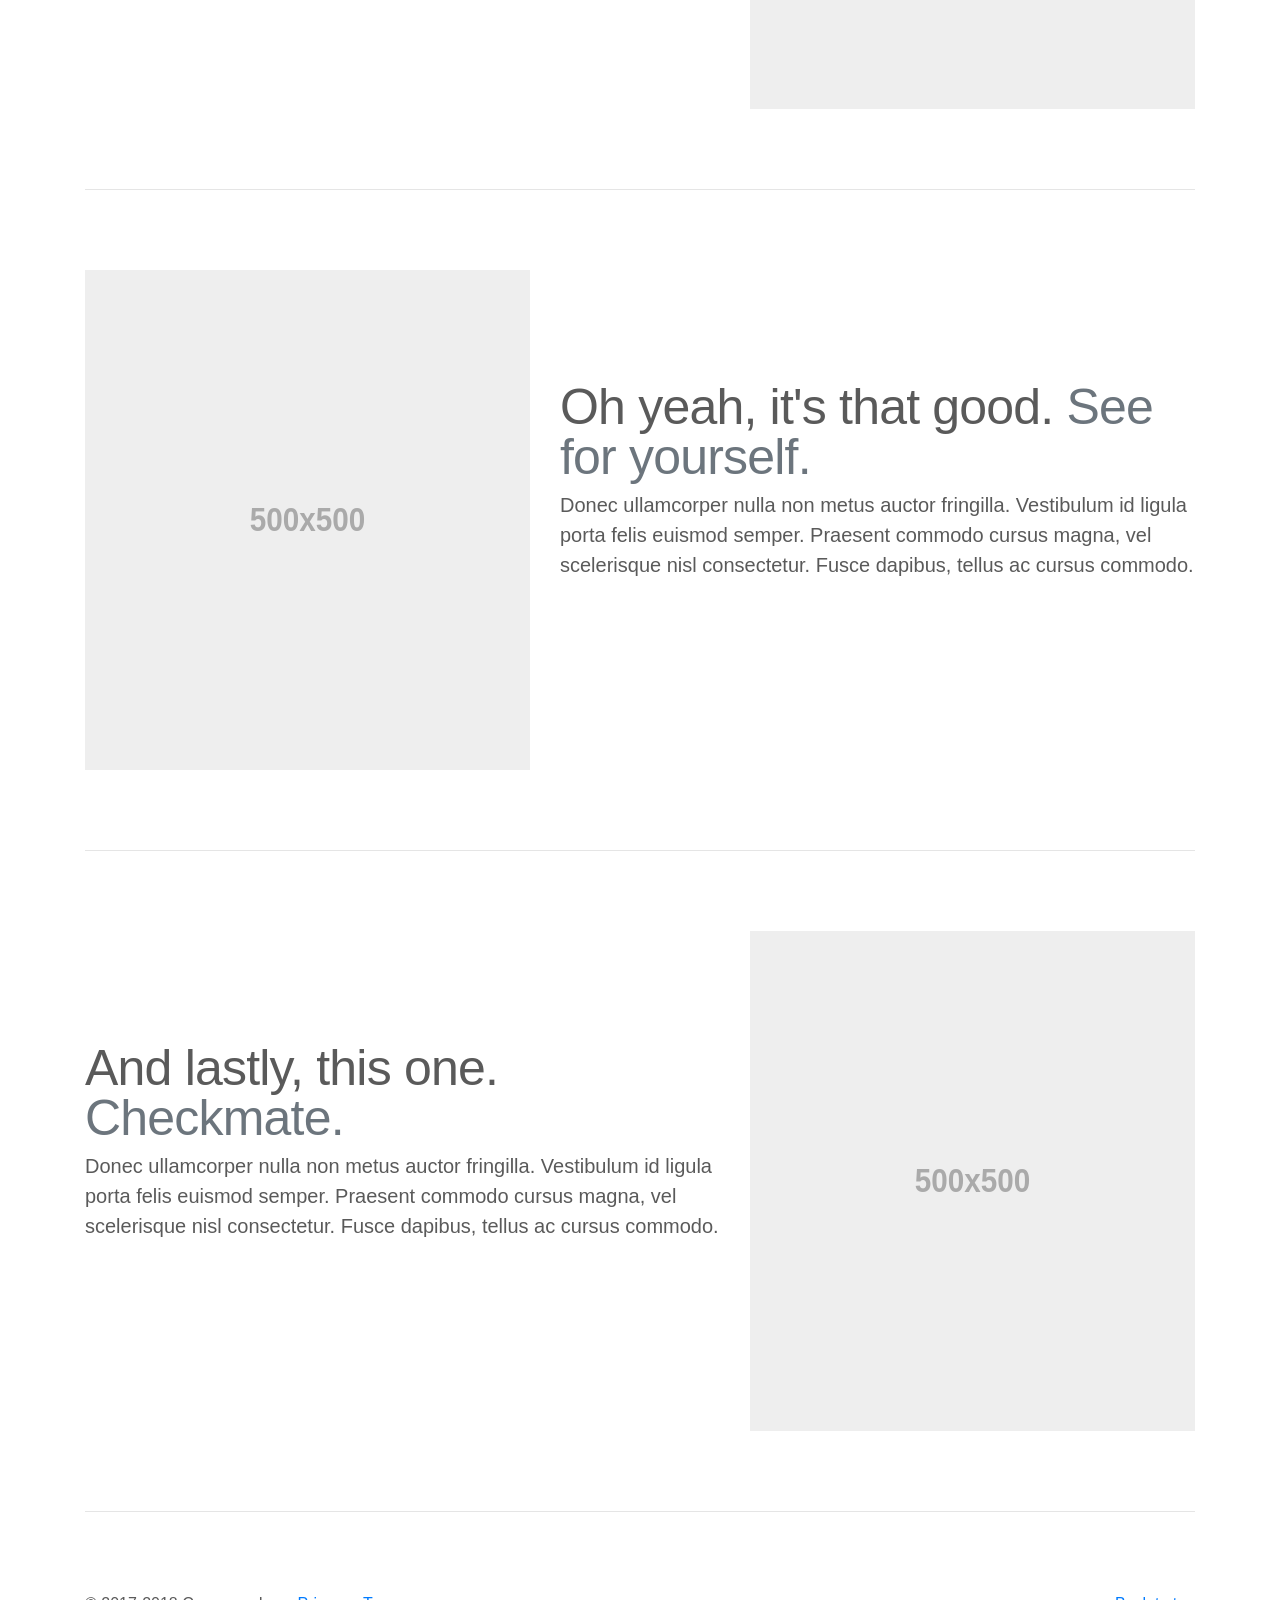
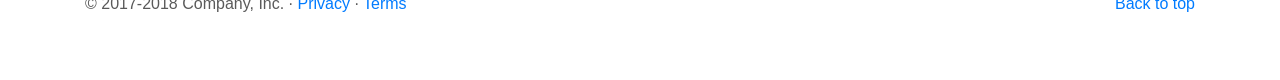
<file: static/css/bootstrap-4.0.0/docs/4.0/examples/carousel/index.html>
<!doctype html>
<html lang="en">
  <head>
    <meta charset="utf-8">
    <meta name="viewport" content="width=device-width, initial-scale=1, shrink-to-fit=no">
    <meta name="description" content="">
    <meta name="author" content="">
    <link rel="icon" href="../../../../favicon.ico">

    <title>Carousel Template for Bootstrap</title>

    <!-- Bootstrap core CSS -->
    <link href="../../../../dist/css/bootstrap.min.css" rel="stylesheet">

    <!-- Custom styles for this template -->
    <link href="carousel.css" rel="stylesheet">
  </head>
  <body>

    <header>
      <nav class="navbar navbar-expand-md navbar-dark fixed-top bg-dark">
        <a class="navbar-brand" href="#">Carousel</a>
        <button class="navbar-toggler" type="button" data-toggle="collapse" data-target="#navbarCollapse" aria-controls="navbarCollapse" aria-expanded="false" aria-label="Toggle navigation">
          <span class="navbar-toggler-icon"></span>
        </button>
        <div class="collapse navbar-collapse" id="navbarCollapse">
          <ul class="navbar-nav mr-auto">
            <li class="nav-item active">
              <a class="nav-link" href="#">Home <span class="sr-only">(current)</span></a>
            </li>
            <li class="nav-item">
              <a class="nav-link" href="#">Link</a>
            </li>
            <li class="nav-item">
              <a class="nav-link disabled" href="#">Disabled</a>
            </li>
          </ul>
          <form class="form-inline mt-2 mt-md-0">
            <input class="form-control mr-sm-2" type="text" placeholder="Search" aria-label="Search">
            <button class="btn btn-outline-success my-2 my-sm-0" type="submit">Search</button>
          </form>
        </div>
      </nav>
    </header>

    <main role="main">

      <div id="myCarousel" class="carousel slide" data-ride="carousel">
        <ol class="carousel-indicators">
          <li data-target="#myCarousel" data-slide-to="0" class="active"></li>
          <li data-target="#myCarousel" data-slide-to="1"></li>
          <li data-target="#myCarousel" data-slide-to="2"></li>
        </ol>
        <div class="carousel-inner">
          <div class="carousel-item active">
            <img class="first-slide" src="[data-uri]" alt="First slide">
            <div class="container">
              <div class="carousel-caption text-left">
                <h1>Example headline.</h1>
                <p>Cras justo odio, dapibus ac facilisis in, egestas eget quam. Donec id elit non mi porta gravida at eget metus. Nullam id dolor id nibh ultricies vehicula ut id elit.</p>
                <p><a class="btn btn-lg btn-primary" href="#" role="button">Sign up today</a></p>
              </div>
            </div>
          </div>
          <div class="carousel-item">
            <img class="second-slide" src="[data-uri]" alt="Second slide">
            <div class="container">
              <div class="carousel-caption">
                <h1>Another example headline.</h1>
                <p>Cras justo odio, dapibus ac facilisis in, egestas eget quam. Donec id elit non mi porta gravida at eget metus. Nullam id dolor id nibh ultricies vehicula ut id elit.</p>
                <p><a class="btn btn-lg btn-primary" href="#" role="button">Learn more</a></p>
              </div>
            </div>
          </div>
          <div class="carousel-item">
            <img class="third-slide" src="[data-uri]" alt="Third slide">
            <div class="container">
              <div class="carousel-caption text-right">
                <h1>One more for good measure.</h1>
                <p>Cras justo odio, dapibus ac facilisis in, egestas eget quam. Donec id elit non mi porta gravida at eget metus. Nullam id dolor id nibh ultricies vehicula ut id elit.</p>
                <p><a class="btn btn-lg btn-primary" href="#" role="button">Browse gallery</a></p>
              </div>
            </div>
          </div>
        </div>
        <a class="carousel-control-prev" href="#myCarousel" role="button" data-slide="prev">
          <span class="carousel-control-prev-icon" aria-hidden="true"></span>
          <span class="sr-only">Previous</span>
        </a>
        <a class="carousel-control-next" href="#myCarousel" role="button" data-slide="next">
          <span class="carousel-control-next-icon" aria-hidden="true"></span>
          <span class="sr-only">Next</span>
        </a>
      </div>


      <!-- Marketing messaging and featurettes
      ================================================== -->
      <!-- Wrap the rest of the page in another container to center all the content. -->

      <div class="container marketing">

        <!-- Three columns of text below the carousel -->
        <div class="row">
          <div class="col-lg-4">
            <img class="rounded-circle" src="[data-uri]" alt="Generic placeholder image" width="140" height="140">
            <h2>Heading</h2>
            <p>Donec sed odio dui. Etiam porta sem malesuada magna mollis euismod. Nullam id dolor id nibh ultricies vehicula ut id elit. Morbi leo risus, porta ac consectetur ac, vestibulum at eros. Praesent commodo cursus magna.</p>
            <p><a class="btn btn-secondary" href="#" role="button">View details &raquo;</a></p>
          </div><!-- /.col-lg-4 -->
          <div class="col-lg-4">
            <img class="rounded-circle" src="[data-uri]" alt="Generic placeholder image" width="140" height="140">
            <h2>Heading</h2>
            <p>Duis mollis, est non commodo luctus, nisi erat porttitor ligula, eget lacinia odio sem nec elit. Cras mattis consectetur purus sit amet fermentum. Fusce dapibus, tellus ac cursus commodo, tortor mauris condimentum nibh.</p>
            <p><a class="btn btn-secondary" href="#" role="button">View details &raquo;</a></p>
          </div><!-- /.col-lg-4 -->
          <div class="col-lg-4">
            <img class="rounded-circle" src="[data-uri]" alt="Generic placeholder image" width="140" height="140">
            <h2>Heading</h2>
            <p>Donec sed odio dui. Cras justo odio, dapibus ac facilisis in, egestas eget quam. Vestibulum id ligula porta felis euismod semper. Fusce dapibus, tellus ac cursus commodo, tortor mauris condimentum nibh, ut fermentum massa justo sit amet risus.</p>
            <p><a class="btn btn-secondary" href="#" role="button">View details &raquo;</a></p>
          </div><!-- /.col-lg-4 -->
        </div><!-- /.row -->


        <!-- START THE FEATURETTES -->

        <hr class="featurette-divider">

        <div class="row featurette">
          <div class="col-md-7">
            <h2 class="featurette-heading">First featurette heading. <span class="text-muted">It'll blow your mind.</span></h2>
            <p class="lead">Donec ullamcorper nulla non metus auctor fringilla. Vestibulum id ligula porta felis euismod semper. Praesent commodo cursus magna, vel scelerisque nisl consectetur. Fusce dapibus, tellus ac cursus commodo.</p>
          </div>
          <div class="col-md-5">
            <img class="featurette-image img-fluid mx-auto" data-src="holder.js/500x500/auto" alt="Generic placeholder image">
          </div>
        </div>

        <hr class="featurette-divider">

        <div class="row featurette">
          <div class="col-md-7 order-md-2">
            <h2 class="featurette-heading">Oh yeah, it's that good. <span class="text-muted">See for yourself.</span></h2>
            <p class="lead">Donec ullamcorper nulla non metus auctor fringilla. Vestibulum id ligula porta felis euismod semper. Praesent commodo cursus magna, vel scelerisque nisl consectetur. Fusce dapibus, tellus ac cursus commodo.</p>
          </div>
          <div class="col-md-5 order-md-1">
            <img class="featurette-image img-fluid mx-auto" data-src="holder.js/500x500/auto" alt="Generic placeholder image">
          </div>
        </div>

        <hr class="featurette-divider">

        <div class="row featurette">
          <div class="col-md-7">
            <h2 class="featurette-heading">And lastly, this one. <span class="text-muted">Checkmate.</span></h2>
            <p class="lead">Donec ullamcorper nulla non metus auctor fringilla. Vestibulum id ligula porta felis euismod semper. Praesent commodo cursus magna, vel scelerisque nisl consectetur. Fusce dapibus, tellus ac cursus commodo.</p>
          </div>
          <div class="col-md-5">
            <img class="featurette-image img-fluid mx-auto" data-src="holder.js/500x500/auto" alt="Generic placeholder image">
          </div>
        </div>

        <hr class="featurette-divider">

        <!-- /END THE FEATURETTES -->

      </div><!-- /.container -->


      <!-- FOOTER -->
      <footer class="container">
        <p class="float-right"><a href="#">Back to top</a></p>
        <p>&copy; 2017-2018 Company, Inc. &middot; <a href="#">Privacy</a> &middot; <a href="#">Terms</a></p>
      </footer>
    </main>

    <!-- Bootstrap core JavaScript
    ================================================== -->
    <!-- Placed at the end of the document so the pages load faster -->
    <script src="https://code.jquery.com/jquery-3.2.1.slim.min.js" integrity="sha384-KJ3o2DKtIkvYIK3UENzmM7KCkRr/rE9/Qpg6aAZGJwFDMVNA/GpGFF93hXpG5KkN" crossorigin="anonymous"></script>
    <script>window.jQuery || document.write('<script src="../../../../assets/js/vendor/jquery-slim.min.js"><\/script>')</script>
    <script src="../../../../assets/js/vendor/popper.min.js"></script>
    <script src="../../../../dist/js/bootstrap.min.js"></script>
    <!-- Just to make our placeholder images work. Don't actually copy the next line! -->
    <script src="../../../../assets/js/vendor/holder.min.js"></script>
  </body>
</html>
</file>
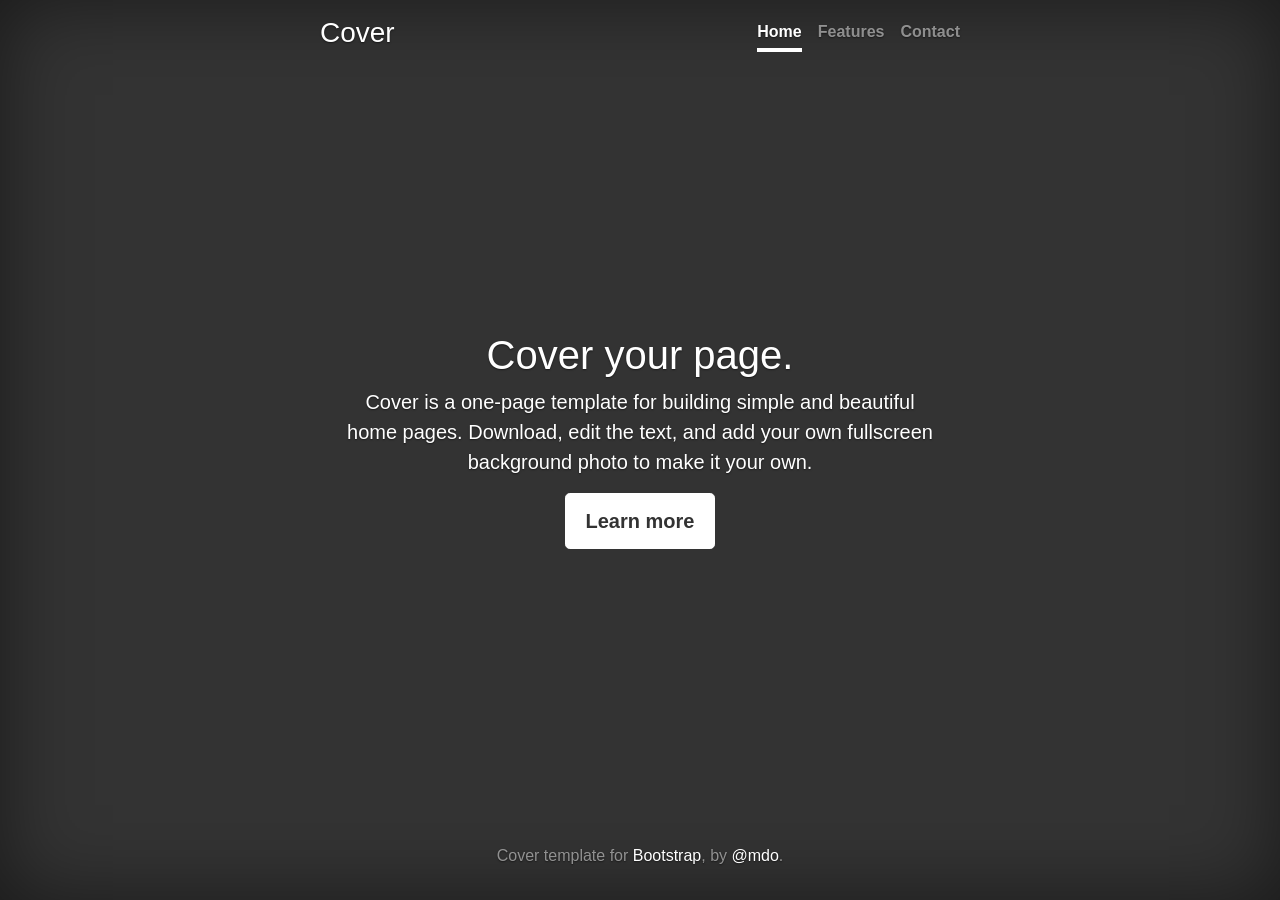
<file: static/css/bootstrap-4.0.0/docs/4.0/examples/cover/index.html>
<!doctype html>
<html lang="en">
  <head>
    <meta charset="utf-8">
    <meta name="viewport" content="width=device-width, initial-scale=1, shrink-to-fit=no">
    <meta name="description" content="">
    <meta name="author" content="">
    <link rel="icon" href="../../../../favicon.ico">

    <title>Cover Template for Bootstrap</title>

    <!-- Bootstrap core CSS -->
    <link href="../../../../dist/css/bootstrap.min.css" rel="stylesheet">

    <!-- Custom styles for this template -->
    <link href="cover.css" rel="stylesheet">
  </head>

  <body class="text-center">

    <div class="cover-container d-flex h-100 p-3 mx-auto flex-column">
      <header class="masthead mb-auto">
        <div class="inner">
          <h3 class="masthead-brand">Cover</h3>
          <nav class="nav nav-masthead justify-content-center">
            <a class="nav-link active" href="#">Home</a>
            <a class="nav-link" href="#">Features</a>
            <a class="nav-link" href="#">Contact</a>
          </nav>
        </div>
      </header>

      <main role="main" class="inner cover">
        <h1 class="cover-heading">Cover your page.</h1>
        <p class="lead">Cover is a one-page template for building simple and beautiful home pages. Download, edit the text, and add your own fullscreen background photo to make it your own.</p>
        <p class="lead">
          <a href="#" class="btn btn-lg btn-secondary">Learn more</a>
        </p>
      </main>

      <footer class="mastfoot mt-auto">
        <div class="inner">
          <p>Cover template for <a href="https://getbootstrap.com/">Bootstrap</a>, by <a href="https://twitter.com/mdo">@mdo</a>.</p>
        </div>
      </footer>
    </div>


    <!-- Bootstrap core JavaScript
    ================================================== -->
    <!-- Placed at the end of the document so the pages load faster -->
    <script src="https://code.jquery.com/jquery-3.2.1.slim.min.js" integrity="sha384-KJ3o2DKtIkvYIK3UENzmM7KCkRr/rE9/Qpg6aAZGJwFDMVNA/GpGFF93hXpG5KkN" crossorigin="anonymous"></script>
    <script>window.jQuery || document.write('<script src="../../../../assets/js/vendor/jquery-slim.min.js"><\/script>')</script>
    <script src="../../../../assets/js/vendor/popper.min.js"></script>
    <script src="../../../../dist/js/bootstrap.min.js"></script>
  </body>
</html>
</file>
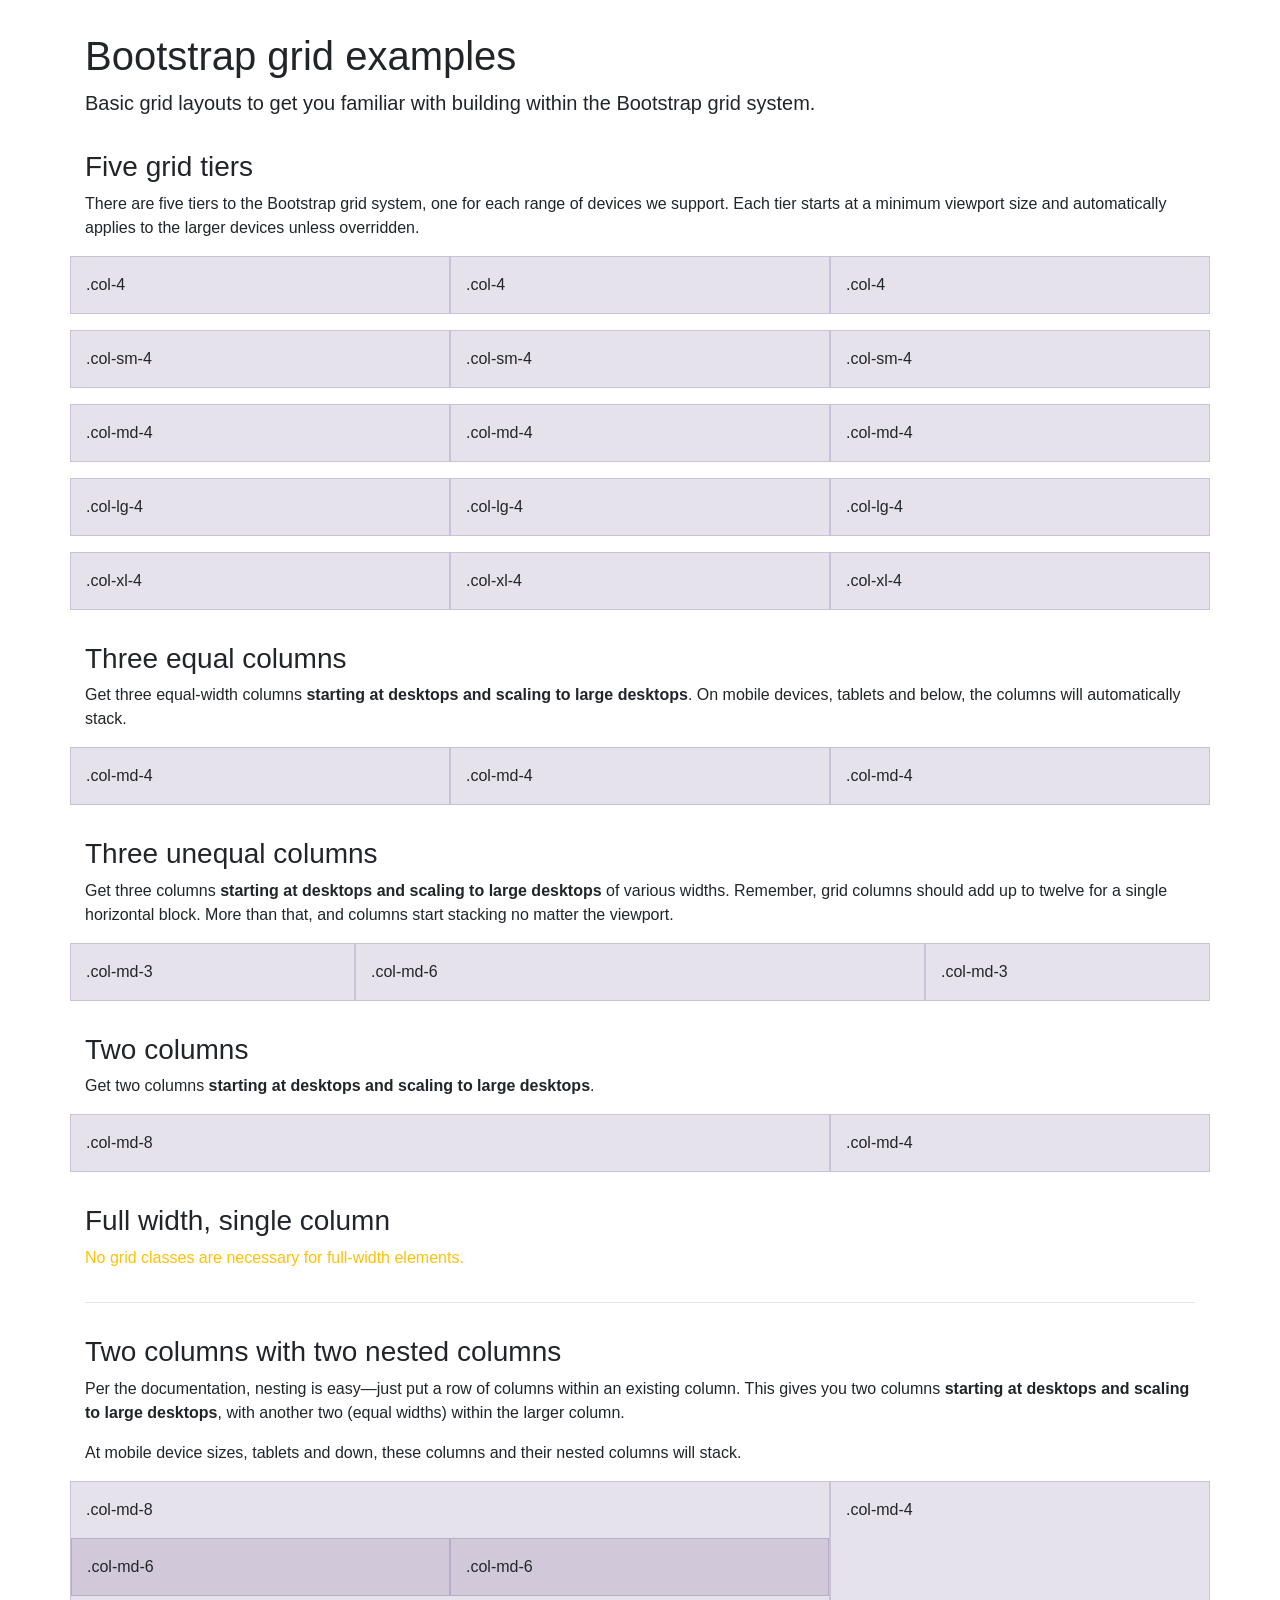
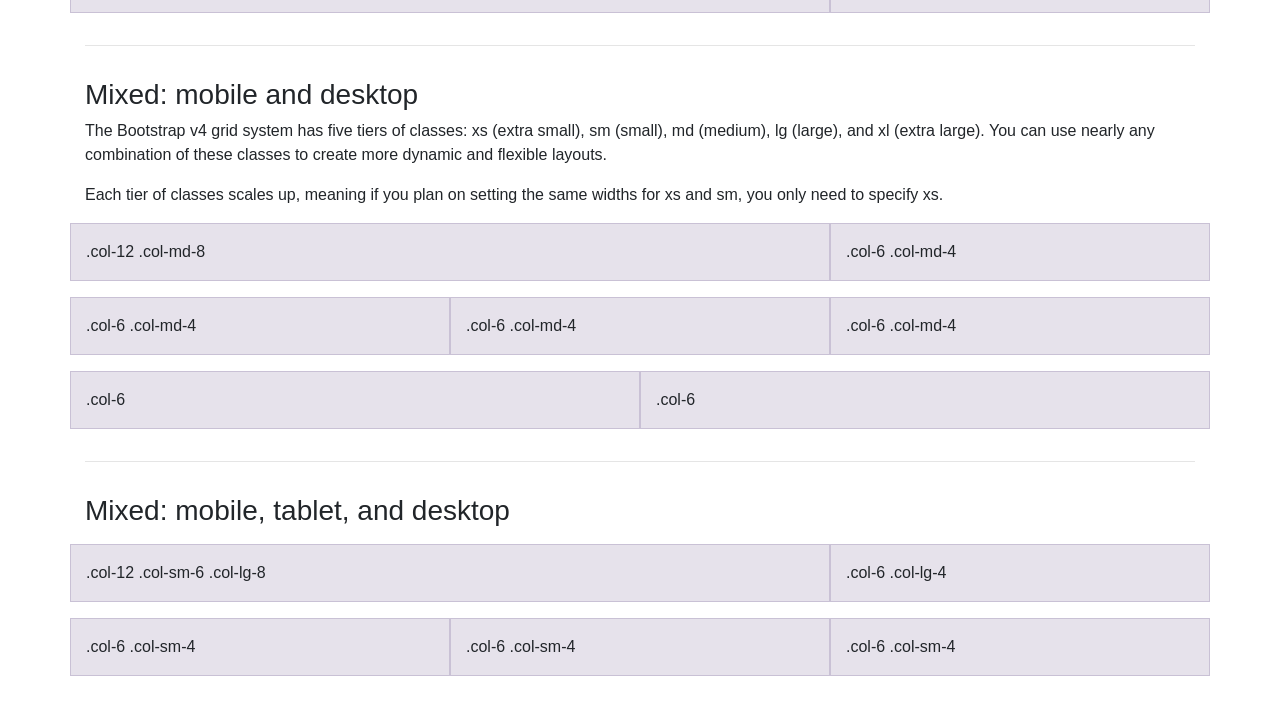
<file: static/css/bootstrap-4.0.0/docs/4.0/examples/grid/index.html>
<!doctype html>
<html lang="en">
  <head>
    <meta charset="utf-8">
    <meta name="viewport" content="width=device-width, initial-scale=1, shrink-to-fit=no">
    <meta name="description" content="">
    <meta name="author" content="">
    <link rel="icon" href="../../../../favicon.ico">

    <title>Grid Template for Bootstrap</title>

    <!-- Bootstrap core CSS -->
    <link href="../../../../dist/css/bootstrap.min.css" rel="stylesheet">

    <!-- Custom styles for this template -->
    <link href="grid.css" rel="stylesheet">
  </head>

  <body>
    <div class="container">

      <h1>Bootstrap grid examples</h1>
      <p class="lead">Basic grid layouts to get you familiar with building within the Bootstrap grid system.</p>

      <h3>Five grid tiers</h3>
      <p>There are five tiers to the Bootstrap grid system, one for each range of devices we support. Each tier starts at a minimum viewport size and automatically applies to the larger devices unless overridden.</p>

      <div class="row">
        <div class="col-4">.col-4</div>
        <div class="col-4">.col-4</div>
        <div class="col-4">.col-4</div>
      </div>

      <div class="row">
        <div class="col-sm-4">.col-sm-4</div>
        <div class="col-sm-4">.col-sm-4</div>
        <div class="col-sm-4">.col-sm-4</div>
      </div>

      <div class="row">
        <div class="col-md-4">.col-md-4</div>
        <div class="col-md-4">.col-md-4</div>
        <div class="col-md-4">.col-md-4</div>
      </div>

      <div class="row">
        <div class="col-lg-4">.col-lg-4</div>
        <div class="col-lg-4">.col-lg-4</div>
        <div class="col-lg-4">.col-lg-4</div>
      </div>

      <div class="row">
        <div class="col-xl-4">.col-xl-4</div>
        <div class="col-xl-4">.col-xl-4</div>
        <div class="col-xl-4">.col-xl-4</div>
      </div>

      <h3>Three equal columns</h3>
      <p>Get three equal-width columns <strong>starting at desktops and scaling to large desktops</strong>. On mobile devices, tablets and below, the columns will automatically stack.</p>
      <div class="row">
        <div class="col-md-4">.col-md-4</div>
        <div class="col-md-4">.col-md-4</div>
        <div class="col-md-4">.col-md-4</div>
      </div>

      <h3>Three unequal columns</h3>
      <p>Get three columns <strong>starting at desktops and scaling to large desktops</strong> of various widths. Remember, grid columns should add up to twelve for a single horizontal block. More than that, and columns start stacking no matter the viewport.</p>
      <div class="row">
        <div class="col-md-3">.col-md-3</div>
        <div class="col-md-6">.col-md-6</div>
        <div class="col-md-3">.col-md-3</div>
      </div>

      <h3>Two columns</h3>
      <p>Get two columns <strong>starting at desktops and scaling to large desktops</strong>.</p>
      <div class="row">
        <div class="col-md-8">.col-md-8</div>
        <div class="col-md-4">.col-md-4</div>
      </div>

      <h3>Full width, single column</h3>
      <p class="text-warning">No grid classes are necessary for full-width elements.</p>

      <hr>

      <h3>Two columns with two nested columns</h3>
      <p>Per the documentation, nesting is easy—just put a row of columns within an existing column. This gives you two columns <strong>starting at desktops and scaling to large desktops</strong>, with another two (equal widths) within the larger column.</p>
      <p>At mobile device sizes, tablets and down, these columns and their nested columns will stack.</p>
      <div class="row">
        <div class="col-md-8">
          .col-md-8
          <div class="row">
            <div class="col-md-6">.col-md-6</div>
            <div class="col-md-6">.col-md-6</div>
          </div>
        </div>
        <div class="col-md-4">.col-md-4</div>
      </div>

      <hr>

      <h3>Mixed: mobile and desktop</h3>
      <p>The Bootstrap v4 grid system has five tiers of classes: xs (extra small), sm (small), md (medium), lg (large), and xl (extra large). You can use nearly any combination of these classes to create more dynamic and flexible layouts.</p>
      <p>Each tier of classes scales up, meaning if you plan on setting the same widths for xs and sm, you only need to specify xs.</p>
      <div class="row">
        <div class="col-12 col-md-8">.col-12 .col-md-8</div>
        <div class="col-6 col-md-4">.col-6 .col-md-4</div>
      </div>
      <div class="row">
        <div class="col-6 col-md-4">.col-6 .col-md-4</div>
        <div class="col-6 col-md-4">.col-6 .col-md-4</div>
        <div class="col-6 col-md-4">.col-6 .col-md-4</div>
      </div>
      <div class="row">
        <div class="col-6">.col-6</div>
        <div class="col-6">.col-6</div>
      </div>

      <hr>

      <h3>Mixed: mobile, tablet, and desktop</h3>
      <p></p>
      <div class="row">
        <div class="col-12 col-sm-6 col-lg-8">.col-12 .col-sm-6 .col-lg-8</div>
        <div class="col-6 col-lg-4">.col-6 .col-lg-4</div>
      </div>
      <div class="row">
        <div class="col-6 col-sm-4">.col-6 .col-sm-4</div>
        <div class="col-6 col-sm-4">.col-6 .col-sm-4</div>
        <div class="col-6 col-sm-4">.col-6 .col-sm-4</div>
      </div>

    </div> <!-- /container -->
  </body>
</html>
</file>
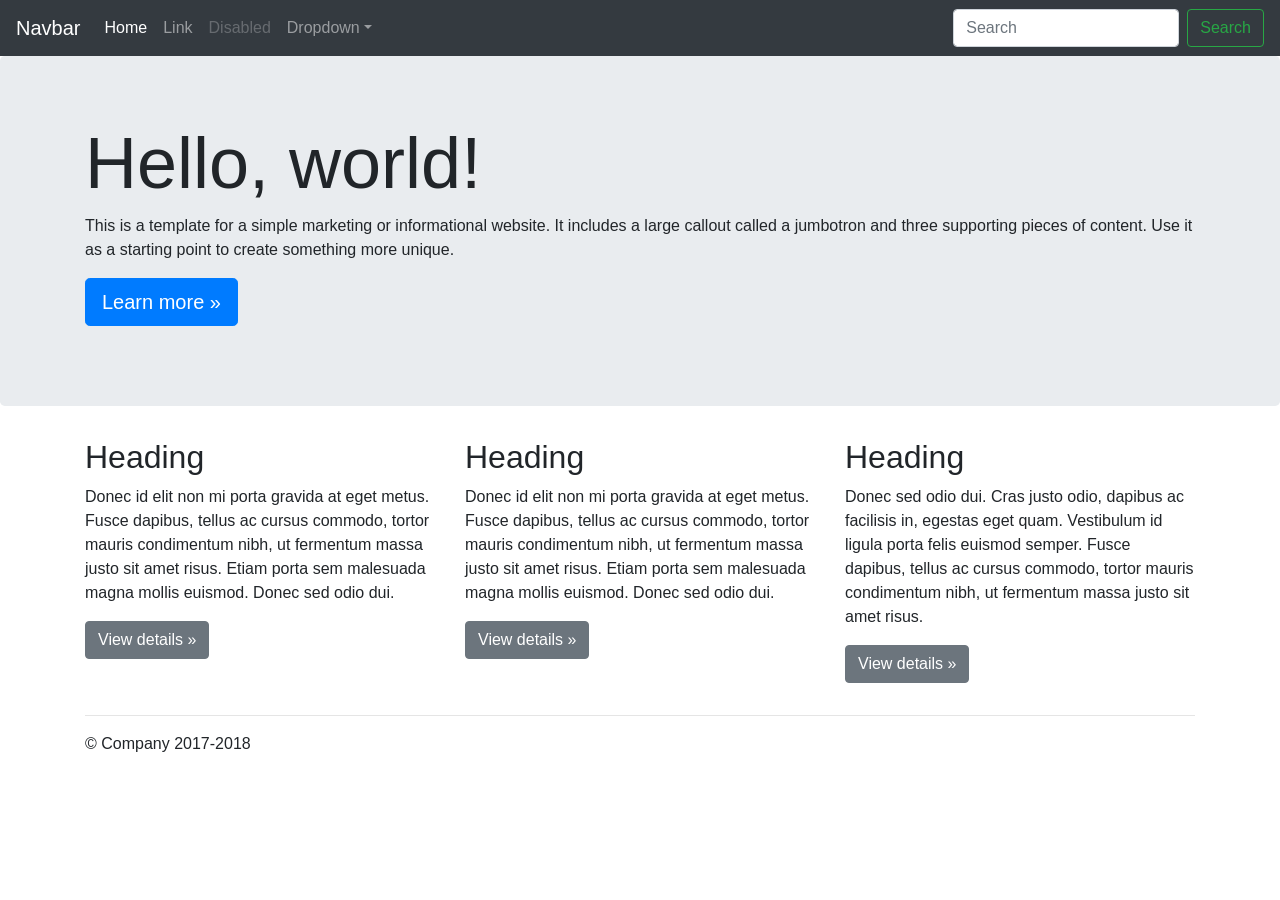
<file: static/css/bootstrap-4.0.0/docs/4.0/examples/jumbotron/index.html>
<!doctype html>
<html lang="en">
  <head>
    <meta charset="utf-8">
    <meta name="viewport" content="width=device-width, initial-scale=1, shrink-to-fit=no">
    <meta name="description" content="">
    <meta name="author" content="">
    <link rel="icon" href="../../../../favicon.ico">

    <title>Jumbotron Template for Bootstrap</title>

    <!-- Bootstrap core CSS -->
    <link href="../../../../dist/css/bootstrap.min.css" rel="stylesheet">

    <!-- Custom styles for this template -->
    <link href="jumbotron.css" rel="stylesheet">
  </head>

  <body>

    <nav class="navbar navbar-expand-md navbar-dark fixed-top bg-dark">
      <a class="navbar-brand" href="#">Navbar</a>
      <button class="navbar-toggler" type="button" data-toggle="collapse" data-target="#navbarsExampleDefault" aria-controls="navbarsExampleDefault" aria-expanded="false" aria-label="Toggle navigation">
        <span class="navbar-toggler-icon"></span>
      </button>

      <div class="collapse navbar-collapse" id="navbarsExampleDefault">
        <ul class="navbar-nav mr-auto">
          <li class="nav-item active">
            <a class="nav-link" href="#">Home <span class="sr-only">(current)</span></a>
          </li>
          <li class="nav-item">
            <a class="nav-link" href="#">Link</a>
          </li>
          <li class="nav-item">
            <a class="nav-link disabled" href="#">Disabled</a>
          </li>
          <li class="nav-item dropdown">
            <a class="nav-link dropdown-toggle" href="http://example.com" id="dropdown01" data-toggle="dropdown" aria-haspopup="true" aria-expanded="false">Dropdown</a>
            <div class="dropdown-menu" aria-labelledby="dropdown01">
              <a class="dropdown-item" href="#">Action</a>
              <a class="dropdown-item" href="#">Another action</a>
              <a class="dropdown-item" href="#">Something else here</a>
            </div>
          </li>
        </ul>
        <form class="form-inline my-2 my-lg-0">
          <input class="form-control mr-sm-2" type="text" placeholder="Search" aria-label="Search">
          <button class="btn btn-outline-success my-2 my-sm-0" type="submit">Search</button>
        </form>
      </div>
    </nav>

    <main role="main">

      <!-- Main jumbotron for a primary marketing message or call to action -->
      <div class="jumbotron">
        <div class="container">
          <h1 class="display-3">Hello, world!</h1>
          <p>This is a template for a simple marketing or informational website. It includes a large callout called a jumbotron and three supporting pieces of content. Use it as a starting point to create something more unique.</p>
          <p><a class="btn btn-primary btn-lg" href="#" role="button">Learn more &raquo;</a></p>
        </div>
      </div>

      <div class="container">
        <!-- Example row of columns -->
        <div class="row">
          <div class="col-md-4">
            <h2>Heading</h2>
            <p>Donec id elit non mi porta gravida at eget metus. Fusce dapibus, tellus ac cursus commodo, tortor mauris condimentum nibh, ut fermentum massa justo sit amet risus. Etiam porta sem malesuada magna mollis euismod. Donec sed odio dui. </p>
            <p><a class="btn btn-secondary" href="#" role="button">View details &raquo;</a></p>
          </div>
          <div class="col-md-4">
            <h2>Heading</h2>
            <p>Donec id elit non mi porta gravida at eget metus. Fusce dapibus, tellus ac cursus commodo, tortor mauris condimentum nibh, ut fermentum massa justo sit amet risus. Etiam porta sem malesuada magna mollis euismod. Donec sed odio dui. </p>
            <p><a class="btn btn-secondary" href="#" role="button">View details &raquo;</a></p>
          </div>
          <div class="col-md-4">
            <h2>Heading</h2>
            <p>Donec sed odio dui. Cras justo odio, dapibus ac facilisis in, egestas eget quam. Vestibulum id ligula porta felis euismod semper. Fusce dapibus, tellus ac cursus commodo, tortor mauris condimentum nibh, ut fermentum massa justo sit amet risus.</p>
            <p><a class="btn btn-secondary" href="#" role="button">View details &raquo;</a></p>
          </div>
        </div>

        <hr>

      </div> <!-- /container -->

    </main>

    <footer class="container">
      <p>&copy; Company 2017-2018</p>
    </footer>

    <!-- Bootstrap core JavaScript
    ================================================== -->
    <!-- Placed at the end of the document so the pages load faster -->
    <script src="https://code.jquery.com/jquery-3.2.1.slim.min.js" integrity="sha384-KJ3o2DKtIkvYIK3UENzmM7KCkRr/rE9/Qpg6aAZGJwFDMVNA/GpGFF93hXpG5KkN" crossorigin="anonymous"></script>
    <script>window.jQuery || document.write('<script src="../../../../assets/js/vendor/jquery-slim.min.js"><\/script>')</script>
    <script src="../../../../assets/js/vendor/popper.min.js"></script>
    <script src="../../../../dist/js/bootstrap.min.js"></script>
  </body>
</html>
</file>
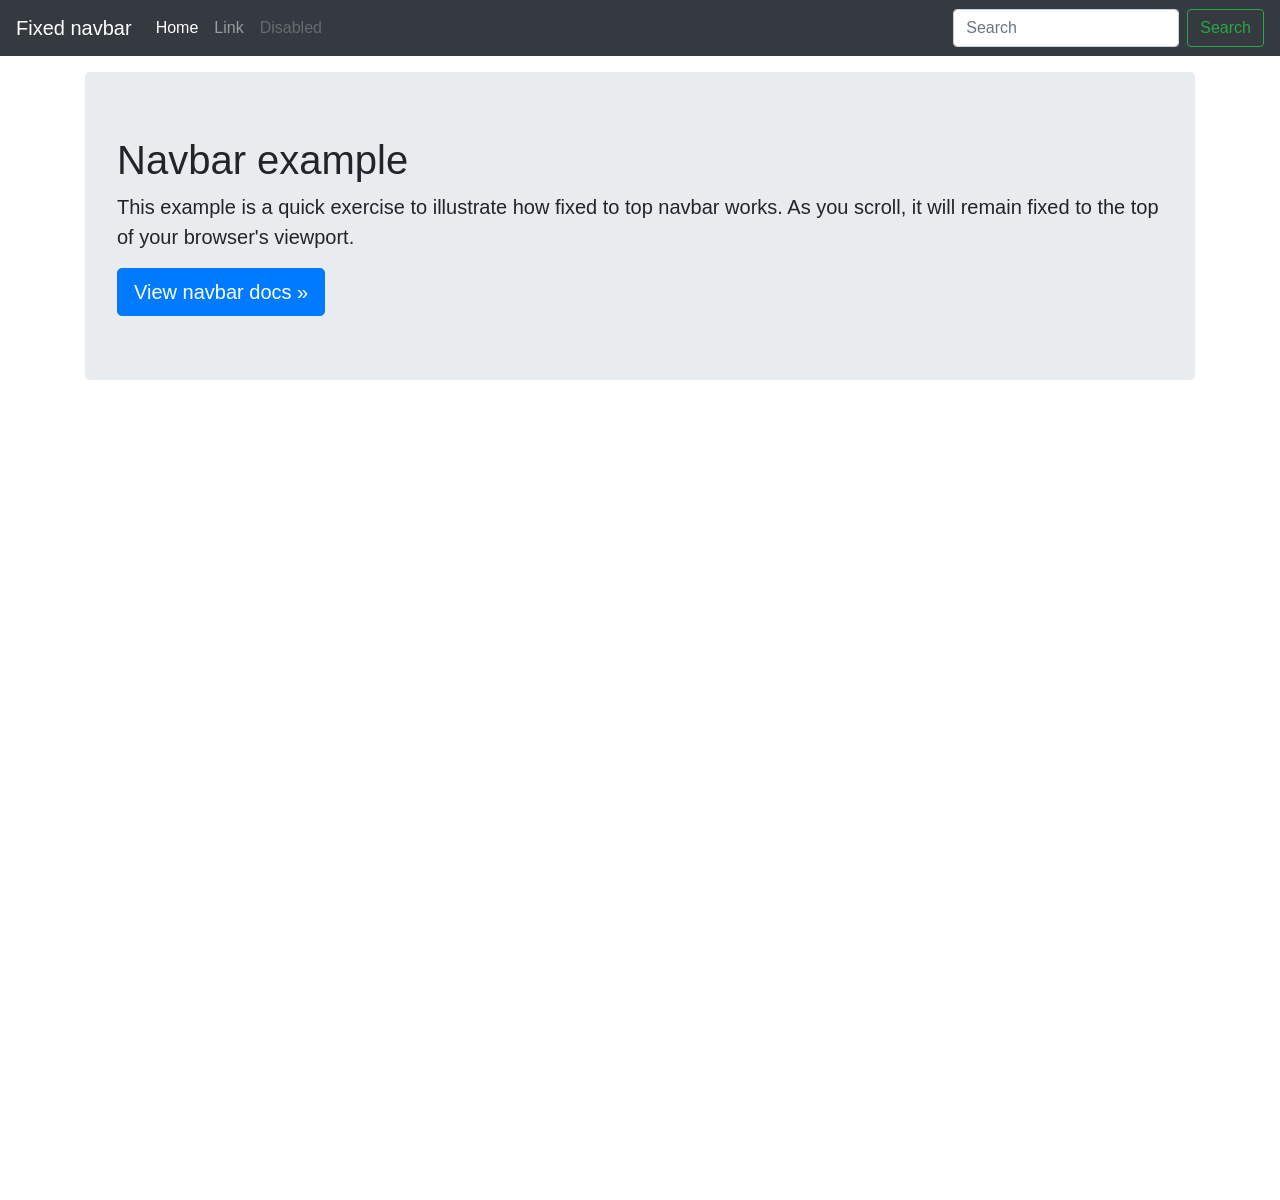
<file: static/css/bootstrap-4.0.0/docs/4.0/examples/navbar-fixed/index.html>
<!doctype html>
<html lang="en">
  <head>
    <meta charset="utf-8">
    <meta name="viewport" content="width=device-width, initial-scale=1, shrink-to-fit=no">
    <meta name="description" content="">
    <meta name="author" content="">
    <link rel="icon" href="../../../../favicon.ico">

    <title>Fixed top navbar example for Bootstrap</title>

    <!-- Bootstrap core CSS -->
    <link href="../../../../dist/css/bootstrap.min.css" rel="stylesheet">

    <!-- Custom styles for this template -->
    <link href="navbar-top-fixed.css" rel="stylesheet">
  </head>

  <body>

    <nav class="navbar navbar-expand-md navbar-dark fixed-top bg-dark">
      <a class="navbar-brand" href="#">Fixed navbar</a>
      <button class="navbar-toggler" type="button" data-toggle="collapse" data-target="#navbarCollapse" aria-controls="navbarCollapse" aria-expanded="false" aria-label="Toggle navigation">
        <span class="navbar-toggler-icon"></span>
      </button>
      <div class="collapse navbar-collapse" id="navbarCollapse">
        <ul class="navbar-nav mr-auto">
          <li class="nav-item active">
            <a class="nav-link" href="#">Home <span class="sr-only">(current)</span></a>
          </li>
          <li class="nav-item">
            <a class="nav-link" href="#">Link</a>
          </li>
          <li class="nav-item">
            <a class="nav-link disabled" href="#">Disabled</a>
          </li>
        </ul>
        <form class="form-inline mt-2 mt-md-0">
          <input class="form-control mr-sm-2" type="text" placeholder="Search" aria-label="Search">
          <button class="btn btn-outline-success my-2 my-sm-0" type="submit">Search</button>
        </form>
      </div>
    </nav>

    <main role="main" class="container">
      <div class="jumbotron">
        <h1>Navbar example</h1>
        <p class="lead">This example is a quick exercise to illustrate how fixed to top navbar works. As you scroll, it will remain fixed to the top of your browser's viewport.</p>
        <a class="btn btn-lg btn-primary" href="../../components/navbar/" role="button">View navbar docs &raquo;</a>
      </div>
    </main>

    <!-- Bootstrap core JavaScript
    ================================================== -->
    <!-- Placed at the end of the document so the pages load faster -->
    <script src="https://code.jquery.com/jquery-3.2.1.slim.min.js" integrity="sha384-KJ3o2DKtIkvYIK3UENzmM7KCkRr/rE9/Qpg6aAZGJwFDMVNA/GpGFF93hXpG5KkN" crossorigin="anonymous"></script>
    <script>window.jQuery || document.write('<script src="../../../../assets/js/vendor/jquery-slim.min.js"><\/script>')</script>
    <script src="../../../../assets/js/vendor/popper.min.js"></script>
    <script src="../../../../dist/js/bootstrap.min.js"></script>
  </body>
</html>
</file>
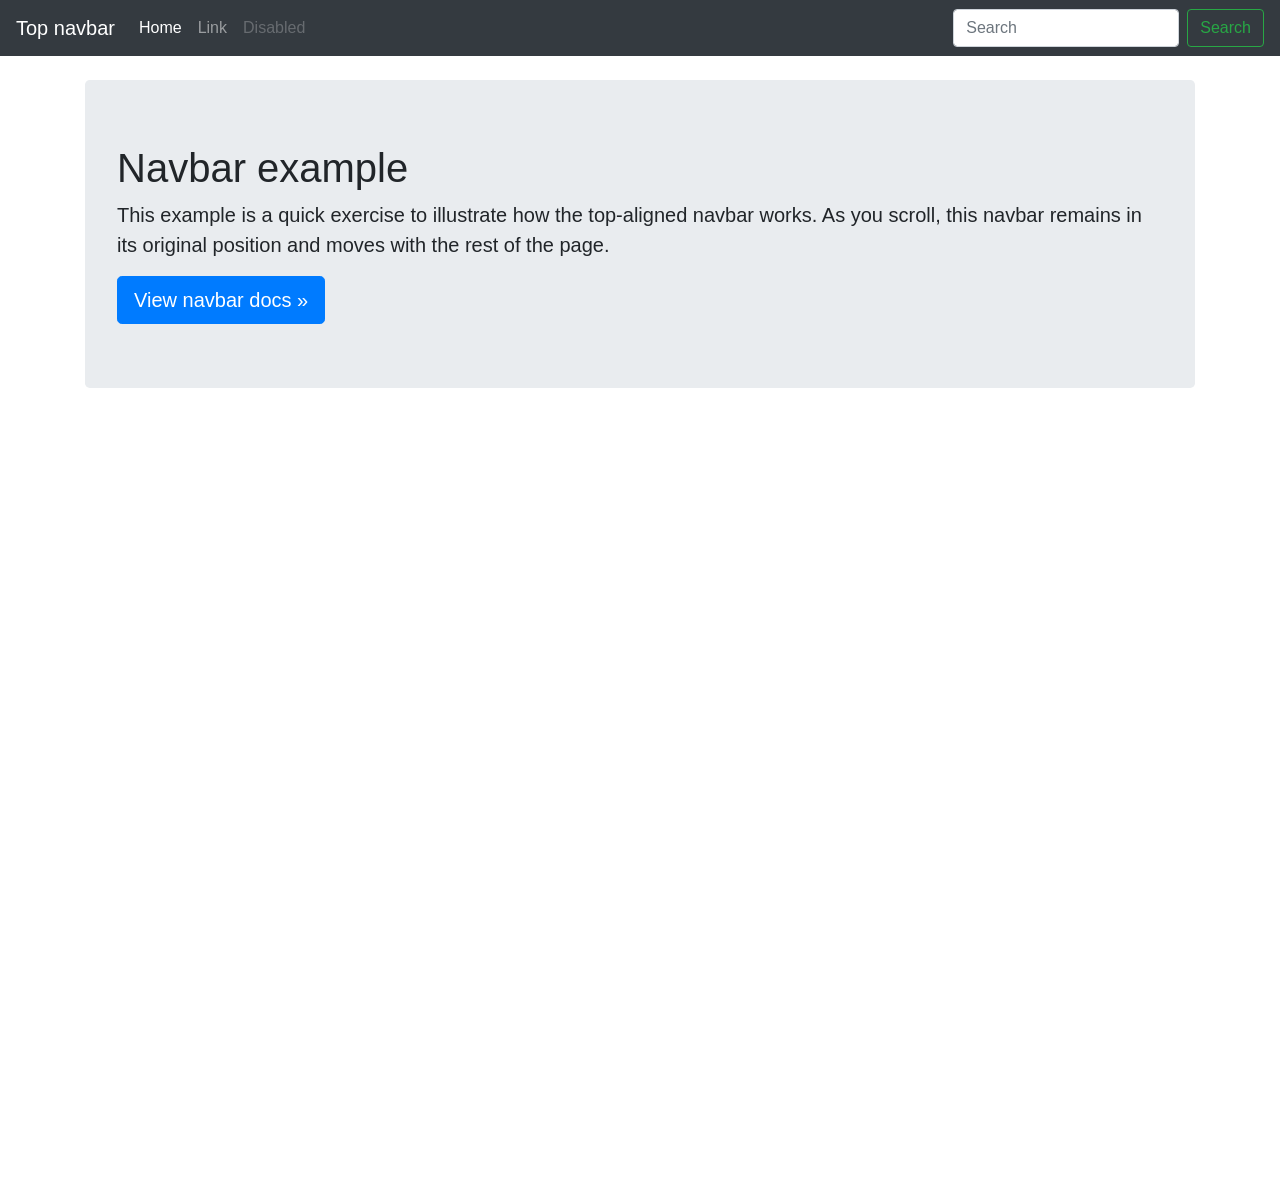
<file: static/css/bootstrap-4.0.0/docs/4.0/examples/navbar-static/index.html>
<!doctype html>
<html lang="en">
  <head>
    <meta charset="utf-8">
    <meta name="viewport" content="width=device-width, initial-scale=1, shrink-to-fit=no">
    <meta name="description" content="">
    <meta name="author" content="">
    <link rel="icon" href="../../../../favicon.ico">

    <title>Top navbar example for Bootstrap</title>

    <!-- Bootstrap core CSS -->
    <link href="../../../../dist/css/bootstrap.min.css" rel="stylesheet">

    <!-- Custom styles for this template -->
    <link href="navbar-top.css" rel="stylesheet">
  </head>

  <body>

    <nav class="navbar navbar-expand-md navbar-dark bg-dark mb-4">
      <a class="navbar-brand" href="#">Top navbar</a>
      <button class="navbar-toggler" type="button" data-toggle="collapse" data-target="#navbarCollapse" aria-controls="navbarCollapse" aria-expanded="false" aria-label="Toggle navigation">
        <span class="navbar-toggler-icon"></span>
      </button>
      <div class="collapse navbar-collapse" id="navbarCollapse">
        <ul class="navbar-nav mr-auto">
          <li class="nav-item active">
            <a class="nav-link" href="#">Home <span class="sr-only">(current)</span></a>
          </li>
          <li class="nav-item">
            <a class="nav-link" href="#">Link</a>
          </li>
          <li class="nav-item">
            <a class="nav-link disabled" href="#">Disabled</a>
          </li>
        </ul>
        <form class="form-inline mt-2 mt-md-0">
          <input class="form-control mr-sm-2" type="text" placeholder="Search" aria-label="Search">
          <button class="btn btn-outline-success my-2 my-sm-0" type="submit">Search</button>
        </form>
      </div>
    </nav>

    <main role="main" class="container">
      <div class="jumbotron">
        <h1>Navbar example</h1>
        <p class="lead">This example is a quick exercise to illustrate how the top-aligned navbar works. As you scroll, this navbar remains in its original position and moves with the rest of the page.</p>
        <a class="btn btn-lg btn-primary" href="../../components/navbar/" role="button">View navbar docs &raquo;</a>
      </div>
    </main>

    <!-- Bootstrap core JavaScript
    ================================================== -->
    <!-- Placed at the end of the document so the pages load faster -->
    <script src="https://code.jquery.com/jquery-3.2.1.slim.min.js" integrity="sha384-KJ3o2DKtIkvYIK3UENzmM7KCkRr/rE9/Qpg6aAZGJwFDMVNA/GpGFF93hXpG5KkN" crossorigin="anonymous"></script>
    <script>window.jQuery || document.write('<script src="../../../../assets/js/vendor/jquery-slim.min.js"><\/script>')</script>
    <script src="../../../../assets/js/vendor/popper.min.js"></script>
    <script src="../../../../dist/js/bootstrap.min.js"></script>
  </body>
</html>
</file>
<file: static/css/bootstrap-4.0.0/docs/4.0/examples/album/album.css>
:root {
  --jumbotron-padding-y: 3rem;
}

.jumbotron {
  padding-top: var(--jumbotron-padding-y);
  padding-bottom: var(--jumbotron-padding-y);
  margin-bottom: 0;
  background-color: #fff;
}
@media (min-width: 768px) {
  .jumbotron {
    padding-top: calc(var(--jumbotron-padding-y) * 2);
    padding-bottom: calc(var(--jumbotron-padding-y) * 2);
  }
}

.jumbotron p:last-child {
  margin-bottom: 0;
}

.jumbotron-heading {
  font-weight: 300;
}

.jumbotron .container {
  max-width: 40rem;
}

footer {
  padding-top: 3rem;
  padding-bottom: 3rem;
}

footer p {
  margin-bottom: .25rem;
}

.box-shadow { box-shadow: 0 .25rem .75rem rgba(0, 0, 0, .05); }
</file>
<file: static/css/bootstrap-4.0.0/docs/4.0/examples/blog/blog.css>
/* stylelint-disable selector-list-comma-newline-after */

.blog-header {
  line-height: 1;
  border-bottom: 1px solid #e5e5e5;
}

.blog-header-logo {
  font-family: "Playfair Display", Georgia, "Times New Roman", serif;
  font-size: 2.25rem;
}

.blog-header-logo:hover {
  text-decoration: none;
}

h1, h2, h3, h4, h5, h6 {
  font-family: "Playfair Display", Georgia, "Times New Roman", serif;
}

.display-4 {
  font-size: 2.5rem;
}
@media (min-width: 768px) {
  .display-4 {
    font-size: 3rem;
  }
}

.nav-scroller {
  position: relative;
  z-index: 2;
  height: 2.75rem;
  overflow-y: hidden;
}

.nav-scroller .nav {
  display: -webkit-box;
  display: -ms-flexbox;
  display: flex;
  -ms-flex-wrap: nowrap;
  flex-wrap: nowrap;
  padding-bottom: 1rem;
  margin-top: -1px;
  overflow-x: auto;
  text-align: center;
  white-space: nowrap;
  -webkit-overflow-scrolling: touch;
}

.nav-scroller .nav-link {
  padding-top: .75rem;
  padding-bottom: .75rem;
  font-size: .875rem;
}

.card-img-right {
  height: 100%;
  border-radius: 0 3px 3px 0;
}

.flex-auto {
  -ms-flex: 0 0 auto;
  -webkit-box-flex: 0;
  flex: 0 0 auto;
}

.h-250 { height: 250px; }
@media (min-width: 768px) {
  .h-md-250 { height: 250px; }
}

.border-top { border-top: 1px solid #e5e5e5; }
.border-bottom { border-bottom: 1px solid #e5e5e5; }

.box-shadow { box-shadow: 0 .25rem .75rem rgba(0, 0, 0, .05); }

/*
 * Blog name and description
 */
.blog-title {
  margin-bottom: 0;
  font-size: 2rem;
  font-weight: 400;
}
.blog-description {
  font-size: 1.1rem;
  color: #999;
}

@media (min-width: 40em) {
  .blog-title {
    font-size: 3.5rem;
  }
}

/* Pagination */
.blog-pagination {
  margin-bottom: 4rem;
}
.blog-pagination > .btn {
  border-radius: 2rem;
}

/*
 * Blog posts
 */
.blog-post {
  margin-bottom: 4rem;
}
.blog-post-title {
  margin-bottom: .25rem;
  font-size: 2.5rem;
}
.blog-post-meta {
  margin-bottom: 1.25rem;
  color: #999;
}

/*
 * Footer
 */
.blog-footer {
  padding: 2.5rem 0;
  color: #999;
  text-align: center;
  background-color: #f9f9f9;
  border-top: .05rem solid #e5e5e5;
}
.blog-footer p:last-child {
  margin-bottom: 0;
}
</file>
<file: static/css/bootstrap-4.0.0/docs/4.0/examples/carousel/carousel.css>
/* GLOBAL STYLES
-------------------------------------------------- */
/* Padding below the footer and lighter body text */

body {
  padding-top: 3rem;
  padding-bottom: 3rem;
  color: #5a5a5a;
}


/* CUSTOMIZE THE CAROUSEL
-------------------------------------------------- */

/* Carousel base class */
.carousel {
  margin-bottom: 4rem;
}
/* Since positioning the image, we need to help out the caption */
.carousel-caption {
  bottom: 3rem;
  z-index: 10;
}

/* Declare heights because of positioning of img element */
.carousel-item {
  height: 32rem;
  background-color: #777;
}
.carousel-item > img {
  position: absolute;
  top: 0;
  left: 0;
  min-width: 100%;
  height: 32rem;
}


/* MARKETING CONTENT
-------------------------------------------------- */

/* Center align the text within the three columns below the carousel */
.marketing .col-lg-4 {
  margin-bottom: 1.5rem;
  text-align: center;
}
.marketing h2 {
  font-weight: 400;
}
.marketing .col-lg-4 p {
  margin-right: .75rem;
  margin-left: .75rem;
}


/* Featurettes
------------------------- */

.featurette-divider {
  margin: 5rem 0; /* Space out the Bootstrap <hr> more */
}

/* Thin out the marketing headings */
.featurette-heading {
  font-weight: 300;
  line-height: 1;
  letter-spacing: -.05rem;
}


/* RESPONSIVE CSS
-------------------------------------------------- */

@media (min-width: 40em) {
  /* Bump up size of carousel content */
  .carousel-caption p {
    margin-bottom: 1.25rem;
    font-size: 1.25rem;
    line-height: 1.4;
  }

  .featurette-heading {
    font-size: 50px;
  }
}

@media (min-width: 62em) {
  .featurette-heading {
    margin-top: 7rem;
  }
}
</file>
<file: static/css/bootstrap-4.0.0/docs/4.0/examples/cover/cover.css>
/*
 * Globals
 */

/* Links */
a,
a:focus,
a:hover {
  color: #fff;
}

/* Custom default button */
.btn-secondary,
.btn-secondary:hover,
.btn-secondary:focus {
  color: #333;
  text-shadow: none; /* Prevent inheritance from `body` */
  background-color: #fff;
  border: .05rem solid #fff;
}


/*
 * Base structure
 */

html,
body {
  height: 100%;
  background-color: #333;
}

body {
  display: -ms-flexbox;
  display: -webkit-box;
  display: flex;
  -ms-flex-pack: center;
  -webkit-box-pack: center;
  justify-content: center;
  color: #fff;
  text-shadow: 0 .05rem .1rem rgba(0, 0, 0, .5);
  box-shadow: inset 0 0 5rem rgba(0, 0, 0, .5);
}

.cover-container {
  max-width: 42em;
}


/*
 * Header
 */
.masthead {
  margin-bottom: 2rem;
}

.masthead-brand {
  margin-bottom: 0;
}

.nav-masthead .nav-link {
  padding: .25rem 0;
  font-weight: 700;
  color: rgba(255, 255, 255, .5);
  background-color: transparent;
  border-bottom: .25rem solid transparent;
}

.nav-masthead .nav-link:hover,
.nav-masthead .nav-link:focus {
  border-bottom-color: rgba(255, 255, 255, .25);
}

.nav-masthead .nav-link + .nav-link {
  margin-left: 1rem;
}

.nav-masthead .active {
  color: #fff;
  border-bottom-color: #fff;
}

@media (min-width: 48em) {
  .masthead-brand {
    float: left;
  }
  .nav-masthead {
    float: right;
  }
}


/*
 * Cover
 */
.cover {
  padding: 0 1.5rem;
}
.cover .btn-lg {
  padding: .75rem 1.25rem;
  font-weight: 700;
}


/*
 * Footer
 */
.mastfoot {
  color: rgba(255, 255, 255, .5);
}
</file>
<file: static/css/bootstrap-4.0.0/docs/4.0/examples/grid/grid.css>
body {
  padding-top: 2rem;
  padding-bottom: 2rem;
}

h3 {
  margin-top: 2rem;
}

.row {
  margin-bottom: 1rem;
}
.row .row {
  margin-top: 1rem;
  margin-bottom: 0;
}
[class*="col-"] {
  padding-top: 1rem;
  padding-bottom: 1rem;
  background-color: rgba(86, 61, 124, .15);
  border: 1px solid rgba(86, 61, 124, .2);
}

hr {
  margin-top: 2rem;
  margin-bottom: 2rem;
}
</file>
<file: static/css/bootstrap-4.0.0/docs/4.0/examples/jumbotron/jumbotron.css>
/* Move down content because we have a fixed navbar that is 3.5rem tall */
body {
  padding-top: 3.5rem;
}
</file>
<file: static/css/bootstrap-4.0.0/docs/4.0/examples/navbar-fixed/navbar-top-fixed.css>
/* Show it is fixed to the top */
body {
  min-height: 75rem;
  padding-top: 4.5rem;
}
</file>
<file: static/css/bootstrap-4.0.0/docs/4.0/examples/navbar-static/navbar-top.css>
/* Show it's not fixed to the top */
body {
  min-height: 75rem;
}
</file>
<file: static/css/bootstrap-4.0.0/js/tests/vendor/qunit.css>
/*!
 * QUnit 2.4.1
 * https://qunitjs.com/
 *
 * Copyright jQuery Foundation and other contributors
 * Released under the MIT license
 * https://jquery.org/license
 *
 * Date: 2017-10-22T05:12Z
 */

/** Font Family and Sizes */

#qunit-tests, #qunit-header, #qunit-banner, #qunit-testrunner-toolbar, #qunit-filteredTest, #qunit-userAgent, #qunit-testresult {
	font-family: "Helvetica Neue Light", "HelveticaNeue-Light", "Helvetica Neue", Calibri, Helvetica, Arial, sans-serif;
}

#qunit-testrunner-toolbar, #qunit-filteredTest, #qunit-userAgent, #qunit-testresult, #qunit-tests li { font-size: small; }
#qunit-tests { font-size: smaller; }


/** Resets */

#qunit-tests, #qunit-header, #qunit-banner, #qunit-filteredTest, #qunit-userAgent, #qunit-testresult, #qunit-modulefilter {
	margin: 0;
	padding: 0;
}


/** Header (excluding toolbar) */

#qunit-header {
	padding: 0.5em 0 0.5em 1em;

	color: #8699A4;
	background-color: #0D3349;

	font-size: 1.5em;
	line-height: 1em;
	font-weight: 400;

	border-radius: 5px 5px 0 0;
}

#qunit-header a {
	text-decoration: none;
	color: #C2CCD1;
}

#qunit-header a:hover,
#qunit-header a:focus {
	color: #FFF;
}

#qunit-banner {
	height: 5px;
}

#qunit-filteredTest {
	padding: 0.5em 1em 0.5em 1em;
	color: #366097;
	background-color: #F4FF77;
}

#qunit-userAgent {
	padding: 0.5em 1em 0.5em 1em;
	color: #FFF;
	background-color: #2B81AF;
	text-shadow: rgba(0, 0, 0, 0.5) 2px 2px 1px;
}


/** Toolbar */

#qunit-testrunner-toolbar {
	padding: 0.5em 1em 0.5em 1em;
	color: #5E740B;
	background-color: #EEE;
}

#qunit-testrunner-toolbar .clearfix {
	height: 0;
	clear: both;
}

#qunit-testrunner-toolbar label {
	display: inline-block;
}

#qunit-testrunner-toolbar input[type=checkbox],
#qunit-testrunner-toolbar input[type=radio] {
	margin: 3px;
	vertical-align: -2px;
}

#qunit-testrunner-toolbar input[type=text] {
	box-sizing: border-box;
	height: 1.6em;
}

.qunit-url-config,
.qunit-filter,
#qunit-modulefilter {
	display: inline-block;
	line-height: 2.1em;
}

.qunit-filter,
#qunit-modulefilter {
	float: right;
	position: relative;
	margin-left: 1em;
}

.qunit-url-config label {
	margin-right: 0.5em;
}

#qunit-modulefilter-search {
	box-sizing: border-box;
	width: 400px;
}

#qunit-modulefilter-search-container:after {
	position: absolute;
	right: 0.3em;
	content: "\25bc";
	color: black;
}

#qunit-modulefilter-dropdown {
	/* align with #qunit-modulefilter-search */
	box-sizing: border-box;
	width: 400px;
	position: absolute;
	right: 0;
	top: 50%;
	margin-top: 0.8em;

	border: 1px solid #D3D3D3;
	border-top: none;
	border-radius: 0 0 .25em .25em;
	color: #000;
	background-color: #F5F5F5;
	z-index: 99;
}

#qunit-modulefilter-dropdown a {
	color: inherit;
	text-decoration: none;
}

#qunit-modulefilter-dropdown .clickable.checked {
	font-weight: bold;
	color: #000;
	background-color: #D2E0E6;
}

#qunit-modulefilter-dropdown .clickable:hover {
	color: #FFF;
	background-color: #0D3349;
}

#qunit-modulefilter-actions {
	display: block;
	overflow: auto;

	/* align with #qunit-modulefilter-dropdown-list */
	font: smaller/1.5em sans-serif;
}

#qunit-modulefilter-dropdown #qunit-modulefilter-actions > * {
	box-sizing: border-box;
	max-height: 2.8em;
	display: block;
	padding: 0.4em;
}

#qunit-modulefilter-dropdown #qunit-modulefilter-actions > button {
	float: right;
	font: inherit;
}

#qunit-modulefilter-dropdown #qunit-modulefilter-actions > :last-child {
	/* insert padding to align with checkbox margins */
	padding-left: 3px;
}

#qunit-modulefilter-dropdown-list {
	max-height: 200px;
	overflow-y: auto;
	margin: 0;
	border-top: 2px groove threedhighlight;
	padding: 0.4em 0 0;
	font: smaller/1.5em sans-serif;
}

#qunit-modulefilter-dropdown-list li {
	white-space: nowrap;
	overflow: hidden;
	text-overflow: ellipsis;
}

#qunit-modulefilter-dropdown-list .clickable {
	display: block;
	padding-left: 0.15em;
}


/** Tests: Pass/Fail */

#qunit-tests {
	list-style-position: inside;
}

#qunit-tests li {
	padding: 0.4em 1em 0.4em 1em;
	border-bottom: 1px solid #FFF;
	list-style-position: inside;
}

#qunit-tests > li {
	display: none;
}

#qunit-tests li.running,
#qunit-tests li.pass,
#qunit-tests li.fail,
#qunit-tests li.skipped,
#qunit-tests li.aborted {
	display: list-item;
}

#qunit-tests.hidepass {
	position: relative;
}

#qunit-tests.hidepass li.running,
#qunit-tests.hidepass li.pass:not(.todo) {
	visibility: hidden;
	position: absolute;
	width:   0;
	height:  0;
	padding: 0;
	border:  0;
	margin:  0;
}

#qunit-tests li strong {
	cursor: pointer;
}

#qunit-tests li.skipped strong {
	cursor: default;
}

#qunit-tests li a {
	padding: 0.5em;
	color: #C2CCD1;
	text-decoration: none;
}

#qunit-tests li p a {
	padding: 0.25em;
	color: #6B6464;
}
#qunit-tests li a:hover,
#qunit-tests li a:focus {
	color: #000;
}

#qunit-tests li .runtime {
	float: right;
	font-size: smaller;
}

.qunit-assert-list {
	margin-top: 0.5em;
	padding: 0.5em;

	background-color: #FFF;

	border-radius: 5px;
}

.qunit-source {
	margin: 0.6em 0 0.3em;
}

.qunit-collapsed {
	display: none;
}

#qunit-tests table {
	border-collapse: collapse;
	margin-top: 0.2em;
}

#qunit-tests th {
	text-align: right;
	vertical-align: top;
	padding: 0 0.5em 0 0;
}

#qunit-tests td {
	vertical-align: top;
}

#qunit-tests pre {
	margin: 0;
	white-space: pre-wrap;
	word-wrap: break-word;
}

#qunit-tests del {
	color: #374E0C;
	background-color: #E0F2BE;
	text-decoration: none;
}

#qunit-tests ins {
	color: #500;
	background-color: #FFCACA;
	text-decoration: none;
}

/*** Test Counts */

#qunit-tests b.counts                       { color: #000; }
#qunit-tests b.passed                       { color: #5E740B; }
#qunit-tests b.failed                       { color: #710909; }

#qunit-tests li li {
	padding: 5px;
	background-color: #FFF;
	border-bottom: none;
	list-style-position: inside;
}

/*** Passing Styles */

#qunit-tests li li.pass {
	color: #3C510C;
	background-color: #FFF;
	border-left: 10px solid #C6E746;
}

#qunit-tests .pass                          { color: #528CE0; background-color: #D2E0E6; }
#qunit-tests .pass .test-name               { color: #366097; }

#qunit-tests .pass .test-actual,
#qunit-tests .pass .test-expected           { color: #999; }

#qunit-banner.qunit-pass                    { background-color: #C6E746; }

/*** Failing Styles */

#qunit-tests li li.fail {
	color: #710909;
	background-color: #FFF;
	border-left: 10px solid #EE5757;
	white-space: pre;
}

#qunit-tests > li:last-child {
	border-radius: 0 0 5px 5px;
}

#qunit-tests .fail                          { color: #000; background-color: #EE5757; }
#qunit-tests .fail .test-name,
#qunit-tests .fail .module-name             { color: #000; }

#qunit-tests .fail .test-actual             { color: #EE5757; }
#qunit-tests .fail .test-expected           { color: #008000; }

#qunit-banner.qunit-fail                    { background-color: #EE5757; }


/*** Aborted tests */
#qunit-tests .aborted { color: #000; background-color: orange; }
/*** Skipped tests */

#qunit-tests .skipped {
	background-color: #EBECE9;
}

#qunit-tests .qunit-todo-label,
#qunit-tests .qunit-skipped-label {
	background-color: #F4FF77;
	display: inline-block;
	font-style: normal;
	color: #366097;
	line-height: 1.8em;
	padding: 0 0.5em;
	margin: -0.4em 0.4em -0.4em 0;
}

#qunit-tests .qunit-todo-label {
	background-color: #EEE;
}

/** Result */

#qunit-testresult {
	color: #2B81AF;
	background-color: #D2E0E6;

	border-bottom: 1px solid #FFF;
}
#qunit-testresult .clearfix {
	height: 0;
	clear: both;
}
#qunit-testresult .module-name {
	font-weight: 700;
}
#qunit-testresult-display {
	padding: 0.5em 1em 0.5em 1em;
	width: 85%;
	float:left;
}
#qunit-testresult-controls {
	padding: 0.5em 1em 0.5em 1em;
  width: 10%;
	float:left;
}

/** Fixture */

#qunit-fixture {
	position: absolute;
	top: -10000px;
	left: -10000px;
	width: 1000px;
	height: 1000px;
}
</file>
